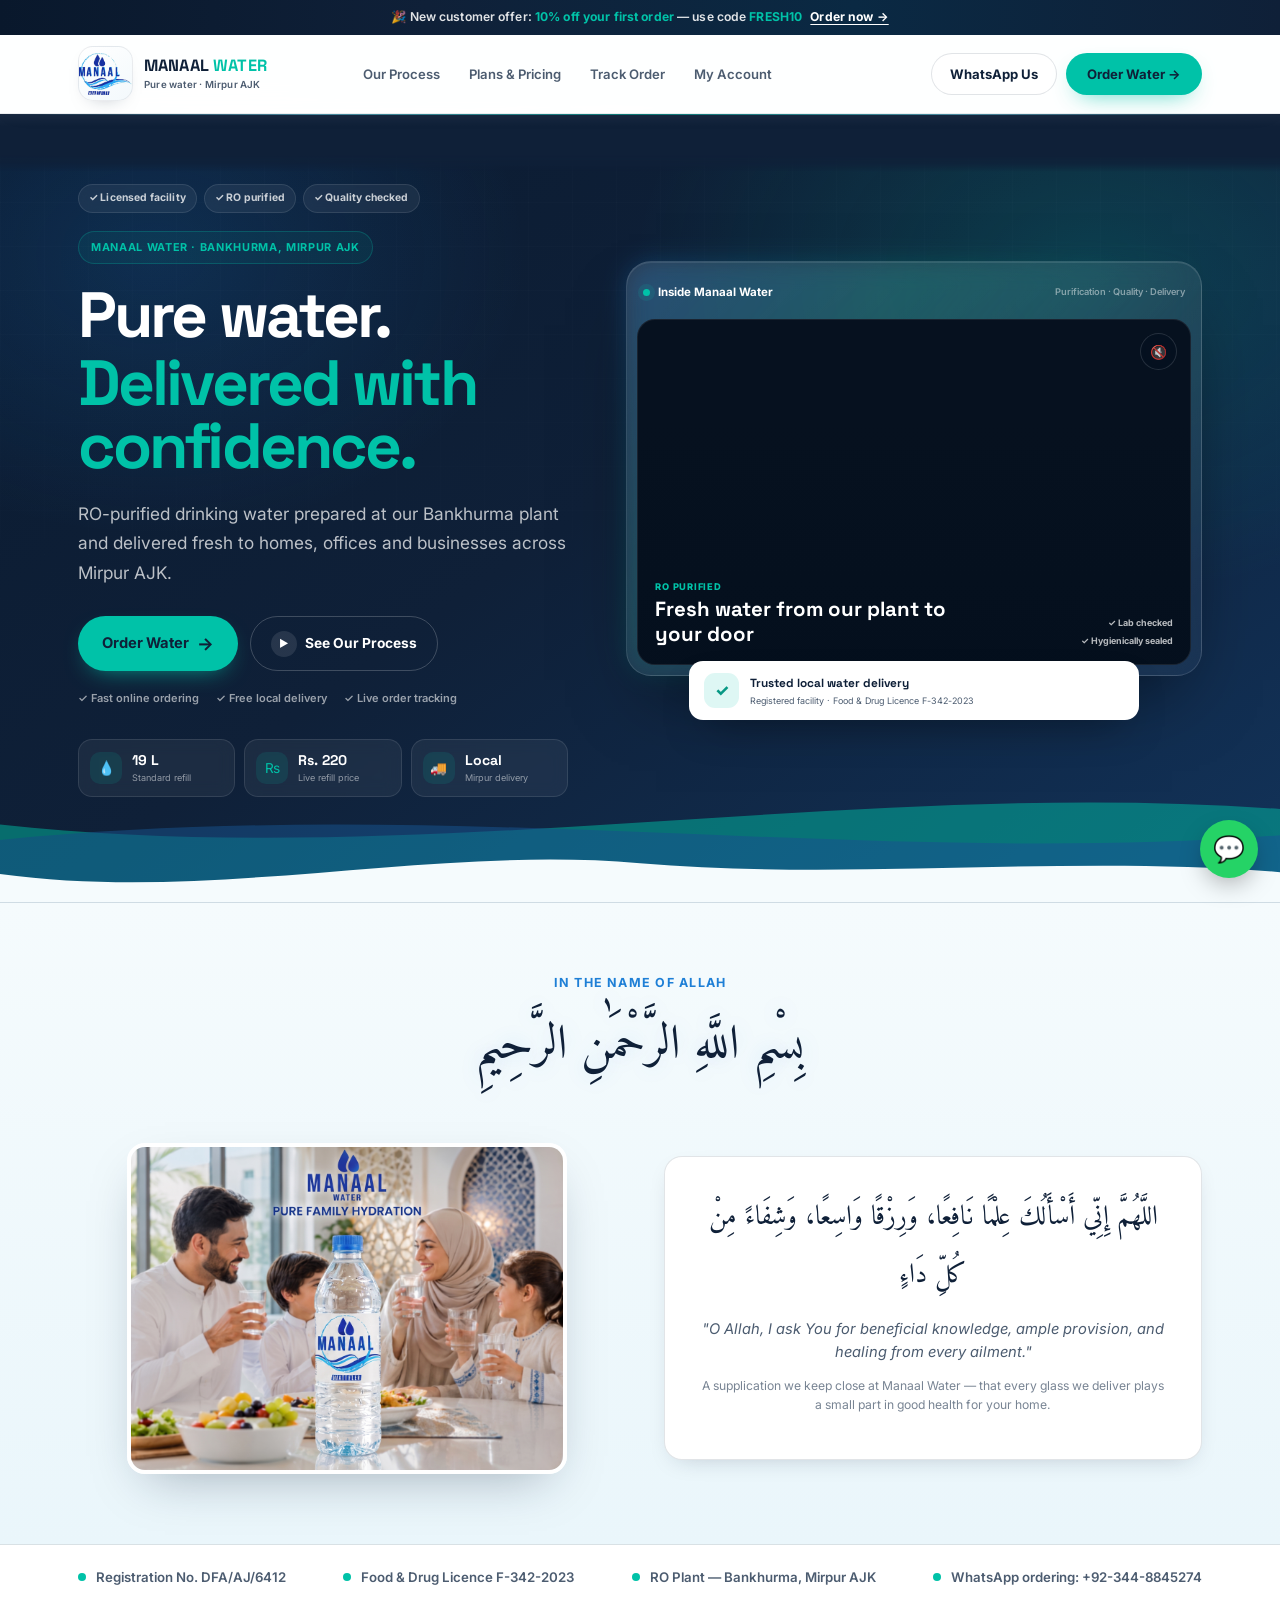
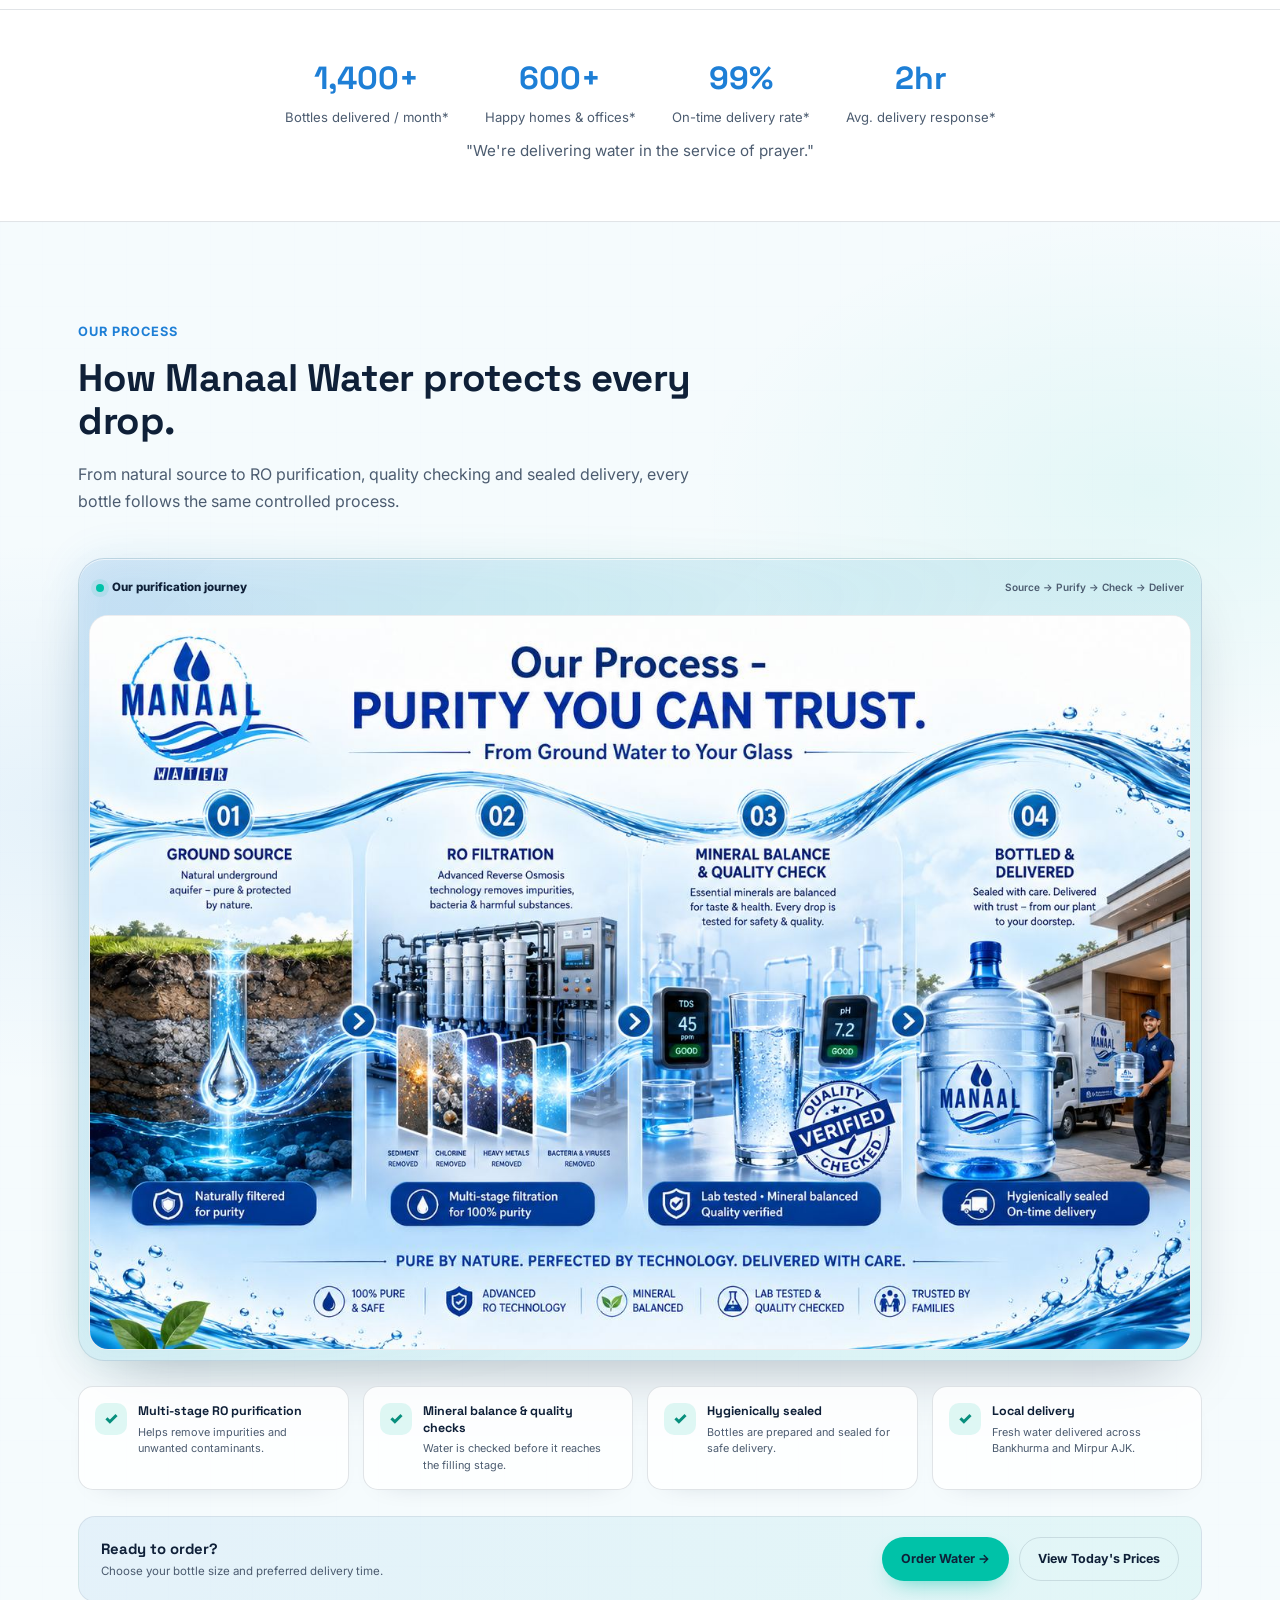
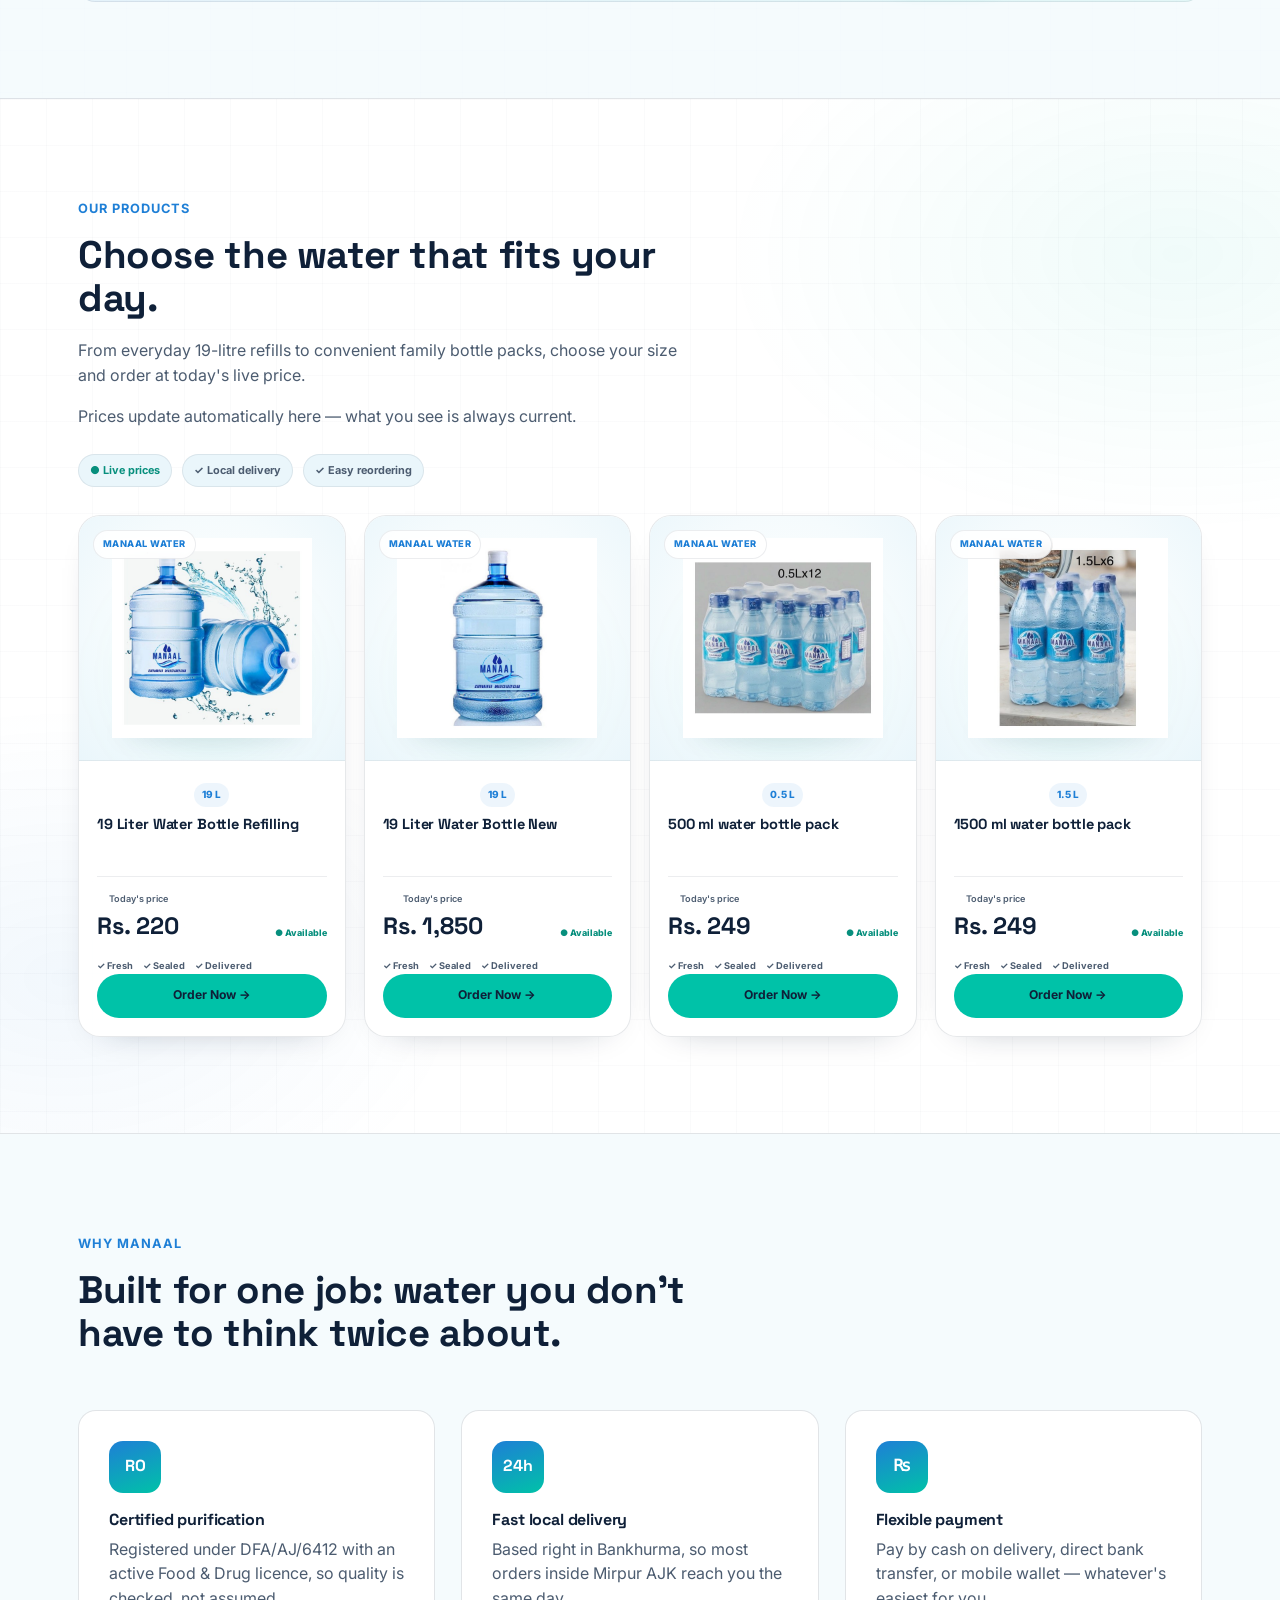
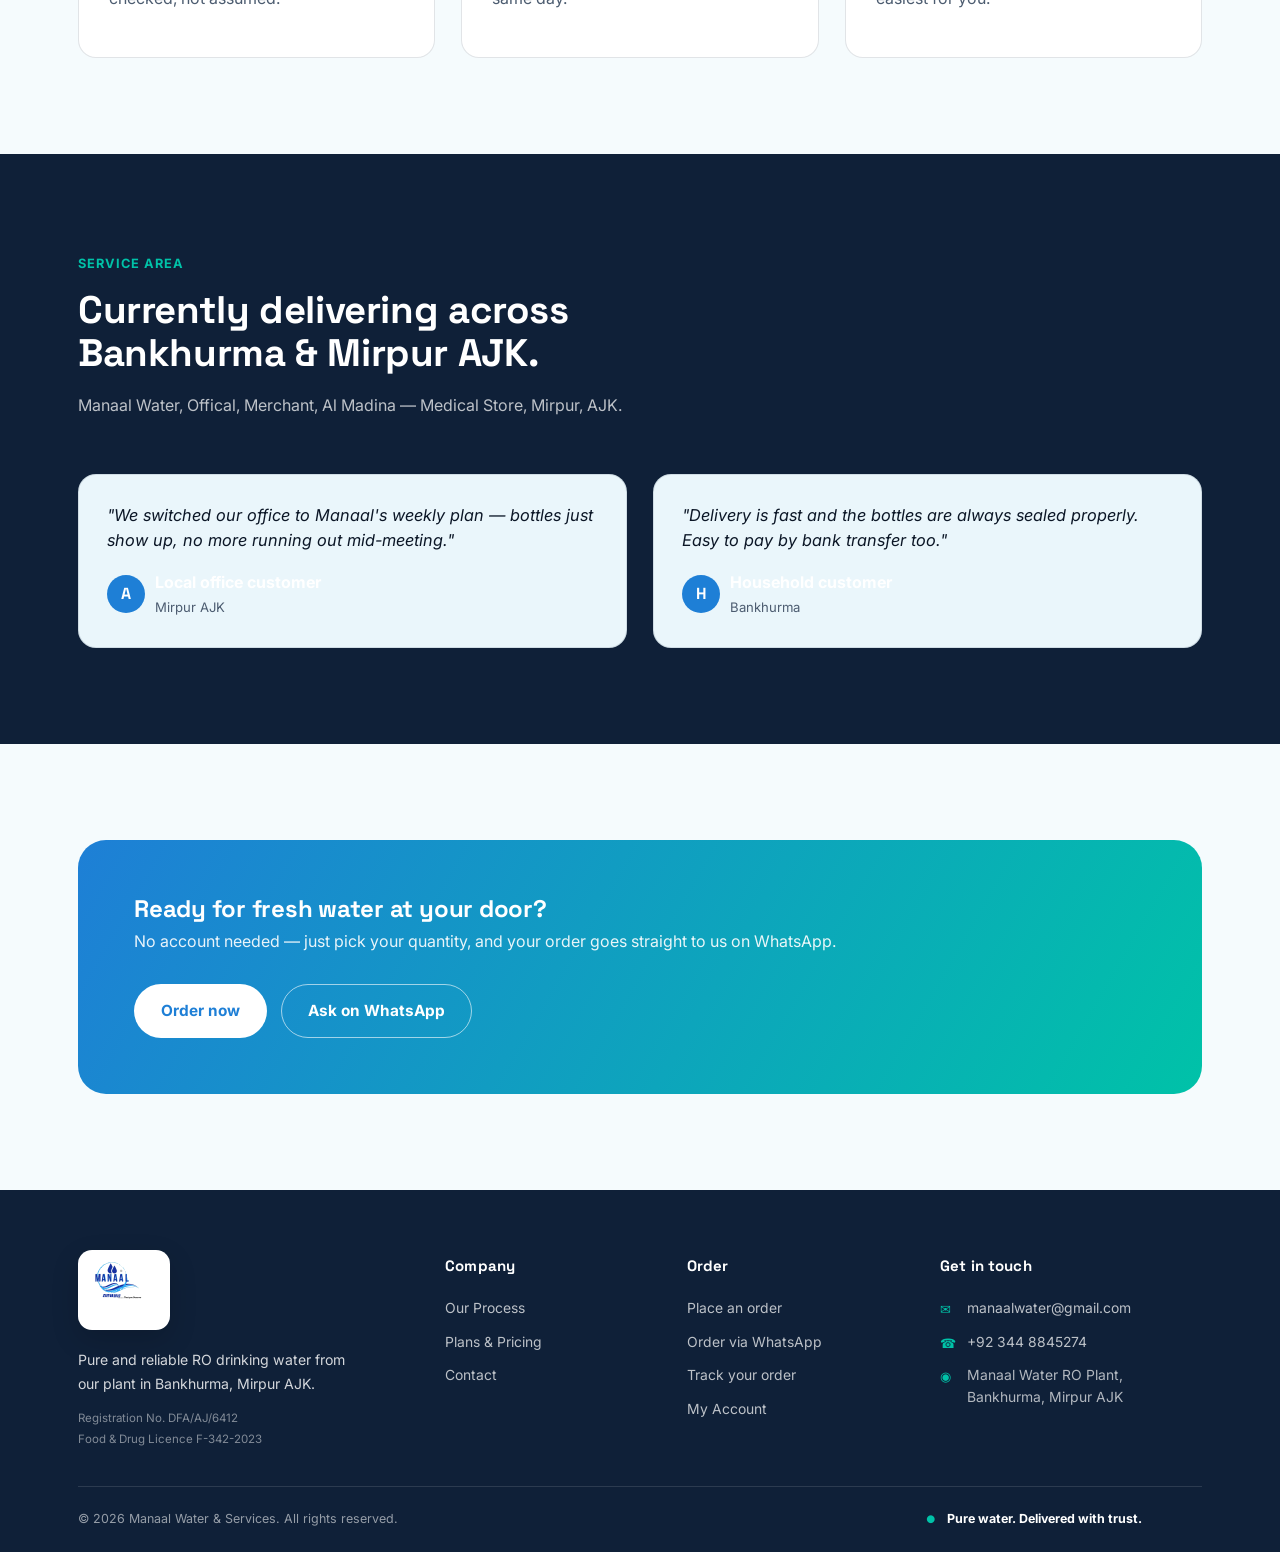
<file: index.html>
<!DOCTYPE html>
<html lang="en">

<head>

  <meta charset="UTF-8">

  <meta
    name="viewport"
    content="width=device-width, initial-scale=1.0"
  >


  <title>
    Manaal Water | Pure Drinking Water Delivery in Mirpur AJK
  </title>


  <meta
    name="description"
    content="Manaal Water provides RO-purified drinking water, 19 litre bottle refills and convenient doorstep delivery across Bankhurma and Mirpur AJK."
  >


  <meta
    name="keywords"
    content="Manaal Water, drinking water Mirpur, water delivery Mirpur AJK, purified water, 19 litre water bottle, water refill Mirpur"
  >


  <meta
    name="author"
    content="Manaal Water"
  >


  <meta
    name="robots"
    content="index, follow"
  >


  <link
    rel="canonical"
    href="https://manaalwater.com.pk/"
  >



  <!-- Open Graph / Social Sharing -->

  <meta
    property="og:type"
    content="website"
  >


  <meta
    property="og:title"
    content="Manaal Water | Pure Drinking Water Delivery"
  >


  <meta
    property="og:description"
    content="RO-purified drinking water delivered conveniently across Bankhurma and Mirpur AJK."
  >


  <meta
    property="og:url"
    content="https://manaalwater.com.pk/"
  >


  <meta
    property="og:image"
    content="https://manaalwater.com.pk/assets/bottle.jpg"
  >


  <meta
    property="og:site_name"
    content="Manaal Water"
  >



  <!-- Twitter / X -->

  <meta
    name="twitter:card"
    content="summary_large_image"
  >


  <meta
    name="twitter:title"
    content="Manaal Water | Pure Drinking Water Delivery"
  >


  <meta
    name="twitter:description"
    content="Pure drinking water and convenient delivery in Mirpur AJK."
  >


  <meta
    name="twitter:image"
    content="https://manaalwater.com.pk/assets/bottle.jpg"
  >



  <link
    rel="icon"
    href="assets/logo.png"
  >


  <link
    rel="stylesheet"
    href="assets/style.css"
  >


  <link
    rel="manifest"
    href="manifest.json"
  >


  <meta
    name="theme-color"
    content="#0F2038"
  >


  <link
    rel="apple-touch-icon"
    href="assets/icon-192.png"
  >



  <!-- Google tag (gtag.js) -->

  <script
    async
    src="https://www.googletagmanager.com/gtag/js?id=G-J1BEN9EM98"
  ></script>


  <script>

    window.dataLayer =
      window.dataLayer || [];


    function gtag(){

      dataLayer.push(
        arguments
      );

    }


    gtag(
      'js',
      new Date()
    );


    gtag(
      'config',
      'G-J1BEN9EM98'
    );

  </script>



  <script type="application/ld+json">

  {
    "@context": "https://schema.org",
    "@type": "LocalBusiness",
    "name": "Manaal Water",
    "url": "https://manaalwater.com.pk/",
    "image": "https://manaalwater.com.pk/assets/bottle.jpg",
    "email": "mailto:manaalwater@gmail.com",
    "telephone": "+92-344-8845274",
    "description": "Purified drinking water and water bottle delivery service in Mirpur AJK.",

    "areaServed": {
      "@type": "Place",
      "name": "Mirpur AJK"
    },

    "sameAs": []
  }

  </script>

</head>



<body class="home-bg">



  <!-- ==================================================
       PROMOTION BAR
  =================================================== -->

  <div class="promo-bar">

    🎉 New customer offer:

    <strong>
      10% off your first order
    </strong>

    — use code

    <strong>
      FRESH10
    </strong>

    <a href="order.html">
      Order now →
    </a>

  </div>



  <!-- ==================================================
       PREMIUM NAVIGATION
  =================================================== -->

  <nav
    class="nav"
    aria-label="Main navigation"
  >

    <div class="container nav-shell">


      <!-- Brand -->

      <a
        href="index.html"
        class="brand"
        aria-label="Manaal Water home"
      >

        <span class="brand-logo-plate">

          <img
            src="assets/logo.png"
            alt="Manaal Water logo"
          >

        </span>


        <span class="brand-copy">

          <span class="brand-name">
            MANAAL
            <span>WATER</span>
          </span>

          <small>
            Pure water · Mirpur AJK
          </small>

        </span>

      </a>



      <!-- Main links -->

      <ul class="nav-links">


        <li>

          <a
            href="index.html#process"
            class="nav-tip"
            data-tip="See how every bottle is purified"
          >
            Our Process
          </a>

        </li>



        <li>

          <a
            href="index.html#products"
            class="nav-tip"
            data-tip="View bottles, refills and live prices"
          >
            Plans &amp; Pricing
          </a>

        </li>



        <li>

          <a
            href="track-order.html"
            class="nav-tip"
            data-tip="Follow your delivery status live"
          >
            Track Order
          </a>

        </li>



        <li>

          <a
            href="account.html"
            class="nav-tip"
            data-tip="Orders, addresses and your profile"
          >
            My Account
          </a>

        </li>



        <!-- Mobile CTA buttons -->

        <li class="nav-mobile-actions">

          <a
            href="https://wa.me/923448845274"
            target="_blank"
            rel="noopener"
            class="btn btn-outline"
          >
            WhatsApp Us
          </a>


          <a
            href="order.html"
            class="btn btn-primary"
          >
            Order Water →
          </a>

        </li>


      </ul>



      <!-- Desktop action buttons -->

      <div class="nav-actions">


        <a
          href="https://wa.me/923448845274"
          target="_blank"
          rel="noopener"
          class="btn btn-outline btn-sm nav-action-tip"
          data-tip="Chat with our delivery team"
        >
          WhatsApp Us
        </a>


        <a
          href="order.html"
          class="btn btn-primary btn-sm nav-action-tip nav-order-btn"
          data-tip="Place your water order in under a minute"
        >
          Order Water →
        </a>


      </div>



      <!-- Mobile hamburger -->

      <button
        class="nav-toggle"
        aria-label="Toggle menu"
        aria-expanded="false"
        type="button"
      >

        <span></span>
        <span></span>
        <span></span>

      </button>


    </div>

  </nav>
  
  <!-- ==================================================
     WATER CURTAIN TRANSITION
=================================================== -->

<!-- ==================================================
     ANIMATED WATER TRANSITION
=================================================== -->

<div class="water-curtain" aria-hidden="true">

  <video
    class="header-water-video"
    autoplay
    muted
    loop
    playsinline
    preload="metadata"
  >
    <source
      src="assets/header-ocean-water.mp4"
      type="video/mp4"
    >
  </video>

  <div class="header-water-blend"></div>

</div>


  <!-- ==================================================
       PREMIUM HERO
  =================================================== -->

  <header class="hero">


    <div class="bubbles"></div>



    <div class="container hero-shell">


      <!-- ==============================
           HERO COPY
      =============================== -->

      <div class="hero-copy">


        <div class="hero-trust-row">

          <span class="hero-trust-chip">
            ✓ Licensed facility
          </span>

          <span class="hero-trust-chip">
            ✓ RO purified
          </span>

          <span class="hero-trust-chip">
            ✓ Quality checked
          </span>

        </div>



        <span class="eyebrow">
          Manaal Water · Bankhurma, Mirpur AJK
        </span>



        <h1>

          Pure water.

          <em>
            Delivered with confidence.
          </em>

        </h1>



        <p class="lead">

          RO-purified drinking water prepared at our
          Bankhurma plant and delivered fresh to homes,
          offices and businesses across Mirpur AJK.

        </p>



        <div class="hero-cta">


          <a
            href="order.html"
            class="btn btn-primary hero-primary-cta"
          >

            Order Water

            <span aria-hidden="true">
              →
            </span>

          </a>



          <a
            href="#process"
            class="btn btn-ghost hero-secondary-cta"
          >

            <span
              class="play-dot"
              aria-hidden="true"
            >
              ▶
            </span>

            See Our Process

          </a>


        </div>



        <div class="hero-assurance">

          <span>
            ✓ Fast online ordering
          </span>

          <span>
            ✓ Free local delivery
          </span>

          <span>
            ✓ Live order tracking
          </span>

        </div>



        <!-- Hero mini cards -->

        <div class="hero-stats">


          <div class="hero-stat-card">

            <span class="hero-stat-icon">
              💧
            </span>

            <div>

              <strong>
                19 L
              </strong>

              <span>
                Standard refill
              </span>

            </div>

          </div>



          <div class="hero-stat-card">

            <span class="hero-stat-icon">
              ₨
            </span>

            <div>

              <strong id="heroRefillPrice">
                Rs. 220
              </strong>

              <span>
                Live refill price
              </span>

            </div>

          </div>



          <div class="hero-stat-card">

            <span class="hero-stat-icon">
              🚚
            </span>

            <div>

              <strong>
                Local
              </strong>

              <span>
                Mirpur delivery
              </span>

            </div>

          </div>


        </div>


      </div>



      <!-- ==============================
           PREMIUM VIDEO SHOWCASE
      =============================== -->

      <div class="hero-media">


        <div class="hero-video-outer">


          <div class="hero-video-top">


            <div class="hero-video-label">

              <span class="live-dot"></span>

              Inside Manaal Water

            </div>


            <span class="hero-video-mini">
              Purification · Quality · Delivery
            </span>


          </div>



          <div class="hero-video-frame">


            <video
              autoplay
              muted
              loop
              playsinline
              preload="auto"
              aria-label="Manaal Water product and purification showcase"
              id="heroVideo"
            >

              <source
                src="assets/hero-new.mp4"
                type="video/mp4"
              >

            </video>



            <div class="hero-video-shade"></div>



            <div class="hero-video-overlay">


              <div>

                <span>
                  RO Purified
                </span>

                <strong>
                  Fresh water from our plant
                  to your door
                </strong>

              </div>



              <div class="hero-video-quality">

                <span>
                  ✓ Lab checked
                </span>

                <span>
                  ✓ Hygienically sealed
                </span>

              </div>


            </div>



            <button
              id="heroMuteToggle"
              class="hero-mute-toggle"
              aria-label="Tap to turn sound on"
              type="button"
            >
              🔇
            </button>


          </div>


        </div>



        <!-- Video trust plate -->

        <div class="hero-media-note">


          <span class="hero-note-icon">
            ✓
          </span>


          <div>

            <strong>
              Trusted local water delivery
            </strong>

            <span>
              Registered facility · Food &amp; Drug Licence F-342-2023
            </span>

          </div>


        </div>


      </div>


    </div>



    <!-- Animated water waves -->

    <div
      class="wave-anim-wrap"
      aria-hidden="true"
    >


      <svg
        class="wave-1"
        viewBox="0 0 1440 200"
        preserveAspectRatio="none"
      >

        <path
          d="M0,100 C240,160 480,40 720,80 C960,120 1200,60 1440,100 L1440,200 L0,200 Z"
          fill="#00C2A8"
        />

      </svg>



      <svg
        class="wave-2"
        viewBox="0 0 1440 200"
        preserveAspectRatio="none"
      >

        <path
          d="M0,120 C260,60 500,160 740,110 C980,60 1220,140 1440,110 L1440,200 L0,200 Z"
          fill="#1E7FD6"
        />

      </svg>


    </div>



    <svg
      class="wave-divider"
      viewBox="0 0 1440 64"
      preserveAspectRatio="none"
      aria-hidden="true"
    >

      <path
        d="M0,32 C240,64 480,0 720,20 C960,40 1200,10 1440,30 L1440,64 L0,64 Z"
      ></path>

    </svg>


  </header>



  <!-- ==================================================
       BLESSING
  =================================================== -->

  <section class="blessing">

    <div class="container">


      <span class="blessing-eyebrow">
        In the name of Allah
      </span>


      <div class="bismillah">
        بِسْمِ اللَّهِ الرَّحْمَٰنِ الرَّحِيمِ
      </div>


      <div class="blessing-inner mt-lg">


        <img
          class="family-photo"
          src="assets/family.jpg"
          alt="Family enjoying Manaal Water together at home"
        >


        <div class="dua-card reveal">


          <p class="dua-arabic">
            اللَّهُمَّ إِنِّي أَسْأَلُكَ عِلْمًا نَافِعًا، وَرِزْقًا وَاسِعًا، وَشِفَاءً مِنْ كُلِّ دَاءٍ
          </p>


          <p class="dua-translation">
            "O Allah, I ask You for beneficial knowledge,
            ample provision, and healing from every ailment."
          </p>


          <p class="dua-note">
            A supplication we keep close at Manaal Water —
            that every glass we deliver plays a small part
            in good health for your home.
          </p>


        </div>


      </div>


    </div>

  </section>



  <!-- ==================================================
       TRUST STRIP
  =================================================== -->

  <section class="trust">

    <div class="container">


      <div class="trust-item">

        <span class="dot"></span>

        Registration No. DFA/AJ/6412

      </div>


      <div class="trust-item">

        <span class="dot"></span>

        Food &amp; Drug Licence F-342-2023

      </div>


      <div class="trust-item">

        <span class="dot"></span>

        RO Plant — Bankhurma, Mirpur AJK

      </div>


      <div class="trust-item">

        <span class="dot"></span>

        WhatsApp ordering: +92-344-8845274

      </div>


    </div>

  </section>



  <!-- ==================================================
       BUSINESS STATS
  =================================================== -->

  <section
    style="
      padding:44px 0;
      background:var(--white);
      border-bottom:1px solid var(--line);
    "
  >

    <div class="container stat-pop reveal">


      <div>

        <strong
          data-count-to="1400"
          data-suffix="+"
        >
          0
        </strong>

        <span>
          Bottles delivered / month*
        </span>

      </div>



      <div>

        <strong
          data-count-to="600"
          data-suffix="+"
        >
          0
        </strong>

        <span>
          Happy homes &amp; offices*
        </span>

      </div>



      <div>

        <strong
          data-count-to="99"
          data-suffix="%"
        >
          0
        </strong>

        <span>
          On-time delivery rate*
        </span>

      </div>



      <div>

        <strong
          data-count-to="2"
          data-suffix="hr"
        >
          0
        </strong>

        <span>
          Avg. delivery response*
        </span>

      </div>


    </div>



    <p
      class="center"
      style="
        font-size:.95rem;
        color:var(--ink-soft);
        margin-top:10px;
      "
    >
      "We're delivering water in the service of prayer."
    </p>


  </section>



<!-- ==================================================
     PROCESS
=================================================== -->

<section
  class="section process-showcase"
  id="process"
>

  <div class="container">


    <!-- Section heading -->

    <div class="section-head process-head reveal">


      <span class="eyebrow-dark">
        Our Process
      </span>


      <h2>
        How Manaal Water protects every drop.
      </h2>


      <p>
        From natural source to RO purification,
        quality checking and sealed delivery,
        every bottle follows the same controlled process.
      </p>


    </div>



    <!-- Premium infographic frame -->

    <div class="process-image-wrap reveal">


      <div class="process-frame-top">


        <div class="process-frame-label">

          <span class="process-frame-dot"></span>

          Our purification journey

        </div>


        <span class="process-frame-mini">
          Source → Purify → Check → Deliver
        </span>


      </div>


      <div class="process-image-shell">

        <img
          src="assets/process-infographic.jpg"
          alt="Manaal Water process showing ground source, RO filtration, mineral balance and quality check, bottled and delivered"
          class="process-image"
        >

      </div>


    </div>



    <!-- Supporting trust points -->

    <div class="process-benefits reveal">


      <div class="process-benefit">

        <span class="process-benefit-icon">
          ✓
        </span>

        <div>

          <strong>
            Multi-stage RO purification
          </strong>

          <span>
            Helps remove impurities and unwanted contaminants.
          </span>

        </div>

      </div>



      <div class="process-benefit">

        <span class="process-benefit-icon">
          ✓
        </span>

        <div>

          <strong>
            Mineral balance &amp; quality checks
          </strong>

          <span>
            Water is checked before it reaches the filling stage.
          </span>

        </div>

      </div>



      <div class="process-benefit">

        <span class="process-benefit-icon">
          ✓
        </span>

        <div>

          <strong>
            Hygienically sealed
          </strong>

          <span>
            Bottles are prepared and sealed for safe delivery.
          </span>

        </div>

      </div>



      <div class="process-benefit">

        <span class="process-benefit-icon">
          ✓
        </span>

        <div>

          <strong>
            Local delivery
          </strong>

          <span>
            Fresh water delivered across Bankhurma and Mirpur AJK.
          </span>

        </div>

      </div>


    </div>



    <!-- CTA -->

    <div class="process-actions reveal">


      <div class="process-action-copy">

        <strong>
          Ready to order?
        </strong>

        <span>
          Choose your bottle size and preferred delivery time.
        </span>

      </div>


      <div class="process-action-buttons">


        <a
          href="order.html"
          class="btn btn-primary"
        >
          Order Water →
        </a>


        <a
          href="#products"
          class="btn btn-outline"
        >
          View Today's Prices
        </a>


      </div>


    </div>


  </div>

</section>

    
  <!-- ==================================================
       PRODUCTS
  =================================================== -->

  <section
    class="section"
    id="products"
    style="
      background:var(--white);
      border-top:1px solid var(--line);
      border-bottom:1px solid var(--line);
    "
  >

    <div class="container">


      <div class="section-head reveal">


<span class="eyebrow-dark">
  Our Products
</span>

<h2>
  Choose the water that fits your day.
</h2>

<p>
  From everyday 19-litre refills to convenient
  family bottle packs, choose your size and order
  at today's live price.
</p>


        <p>
          Prices update automatically here —
          what you see is always current.
        </p>


      </div>

      <div class="products-topline reveal">

  <span>
    ● Live prices
  </span>

  <span>
    ✓ Local delivery
  </span>

  <span>
    ✓ Easy reordering
  </span>

</div>

      <div
        class="grid-4 reveal"
        id="homeProductGrid"
      >


        <div class="card home-product-card">


          <img
            src="assets/product-19l-refill.jpg"
            alt="19 Liter Water Bottle Refilling"
          >


          <h3>
            19 Liter Water Bottle Refilling
          </h3>


          <span class="p-size-tag">
            19 L
          </span>


          <div class="price-row">

            <span class="price">
              Rs. 220
            </span>

          </div>


          <a
            href="order.html"
            class="btn btn-outline btn-block mt-lg"
          >
            Order this
          </a>


        </div>


      </div>


    </div>

  </section>



  <!-- ==================================================
       WHY MANAAL
  =================================================== -->

  <section
    class="section"
    id="why"
  >

    <div class="container">


      <div class="section-head reveal">


        <span class="eyebrow-dark">
          Why Manaal
        </span>


        <h2>
          Built for one job:
          water you don't have to think twice about.
        </h2>


      </div>



      <div class="grid-3 reveal">


        <div class="card">


          <div class="icon-tile">
            RO
          </div>


          <h4>
            Certified purification
          </h4>


          <p>
            Registered under DFA/AJ/6412 with an active
            Food &amp; Drug licence, so quality is checked,
            not assumed.
          </p>


        </div>



        <div class="card">


          <div class="icon-tile">
            24h
          </div>


          <h4>
            Fast local delivery
          </h4>


          <p>
            Based right in Bankhurma, so most orders
            inside Mirpur AJK reach you the same day.
          </p>


        </div>



        <div class="card">


          <div class="icon-tile">
            ₨
          </div>


          <h4>
            Flexible payment
          </h4>


          <p>
            Pay by cash on delivery, direct bank transfer,
            or mobile wallet — whatever's easiest for you.
          </p>


        </div>


      </div>


    </div>

  </section>



  <!-- ==================================================
       SERVICE AREA
  =================================================== -->

  <section
    class="section section-alt"
    id="area"
  >

    <div class="container">


      <div class="section-head reveal">


        <span
          class="eyebrow-dark"
          style="color:var(--aqua);"
        >
          Service Area
        </span>


        <h2>
          Currently delivering across
          Bankhurma &amp; Mirpur AJK.
        </h2>


        <p>
          Manaal Water, Offical, Merchant,
          Al Madina — Medical Store,
          Mirpur, AJK.
        </p>


      </div>



      <div class="grid-2 reveal">


        <div class="quote-card">


          <p class="quote-text">
            "We switched our office to Manaal's weekly plan —
            bottles just show up, no more running out mid-meeting."
          </p>


          <div class="quote-by">


            <div class="avatar">
              A
            </div>


            <div>

              <strong>
                Local office customer
              </strong>

              <br>

              <span
                style="
                  font-size:.82rem;
                  color:var(--ink-soft);
                "
              >
                Mirpur AJK
              </span>

            </div>


          </div>


        </div>



        <div class="quote-card">


          <p class="quote-text">
            "Delivery is fast and the bottles are always
            sealed properly. Easy to pay by bank transfer too."
          </p>


          <div class="quote-by">


            <div class="avatar">
              H
            </div>


            <div>

              <strong>
                Household customer
              </strong>

              <br>

              <span
                style="
                  font-size:.82rem;
                  color:var(--ink-soft);
                "
              >
                Bankhurma
              </span>

            </div>


          </div>


        </div>


      </div>


    </div>

  </section>



  <!-- ==================================================
       CTA
  =================================================== -->

  <section class="section">

    <div class="container">


      <div class="cta-band reveal">


        <div>


          <h2>
            Ready for fresh water at your door?
          </h2>


          <p>
            No account needed — just pick your quantity,
            and your order goes straight to us on WhatsApp.
          </p>


        </div>



        <div
          style="
            display:flex;
            gap:14px;
            flex-wrap:wrap;
          "
        >


          <a
            href="order.html"
            class="btn"
            style="
              background:#fff;
              color:var(--blue);
            "
          >
            Order now
          </a>


          <a
            href="https://wa.me/923448845274"
            target="_blank"
            rel="noopener"
            class="btn btn-ghost"
            style="
              border-color:rgba(255,255,255,.6);
            "
          >
            Ask on WhatsApp
          </a>


        </div>


      </div>


    </div>

  </section>



  <!-- ==================================================
       FOOTER
  =================================================== -->

  <footer>

    <div class="container">


      <div class="footer-grid">


        <!-- Brand / About -->

        <div class="footer-brand">


          <a
            href="index.html"
            class="footer-logo-wrap"
          >

            <img
              src="assets/logo-full.png"
              alt="Manaal Water logo"
              class="footer-logo"
            >

          </a>



          <p class="footer-about">

            Pure and reliable RO drinking water
            from our plant in Bankhurma, Mirpur AJK.

          </p>



          <div class="footer-license">

            <span>
              Registration No. DFA/AJ/6412
            </span>

            <span>
              Food &amp; Drug Licence F-342-2023
            </span>

          </div>


        </div>



        <!-- Company -->

        <div>


          <h5>
            Company
          </h5>


          <ul>


            <li>

              <a href="index.html#process">
                Our Process
              </a>

            </li>


            <li>

              <a href="index.html#products">
                Plans &amp; Pricing
              </a>

            </li>


            <li>

              <a href="contact.html">
                Contact
              </a>

            </li>


          </ul>


        </div>



        <!-- Order -->

        <div>


          <h5>
            Order
          </h5>


          <ul>


            <li>

              <a href="order.html">
                Place an order
              </a>

            </li>


            <li>

              <a
                href="https://wa.me/923448845274"
                target="_blank"
                rel="noopener"
              >
                Order via WhatsApp
              </a>

            </li>


            <li>

              <a href="track-order.html">
                Track your order
              </a>

            </li>


            <li>

              <a href="account.html">
                My Account
              </a>

            </li>


          </ul>


        </div>



        <!-- Contact -->

        <div>


          <h5>
            Get in touch
          </h5>


          <ul class="footer-contact">


            <li>

              <span class="footer-contact-icon">
                ✉
              </span>

              <a href="mailto:manaalwater@gmail.com">
                manaalwater@gmail.com
              </a>

            </li>



            <li>

              <span class="footer-contact-icon">
                ☎
              </span>

              <a href="tel:+923448845274">
                +92 344 8845274
              </a>

            </li>



            <li>

              <span class="footer-contact-icon">
                ◉
              </span>

              <span>
                Manaal Water RO Plant,
                <br>
                Bankhurma, Mirpur AJK
              </span>

            </li>


          </ul>


        </div>


      </div>



      <div class="footer-bottom">


        <span>
          © 2026 Manaal Water &amp; Services.
          All rights reserved.
        </span>


        <span class="footer-tagline">
          Pure water. Delivered with trust.
        </span>


      </div>


    </div>

  </footer>



  <!-- Floating WhatsApp -->

  <a
    href="https://wa.me/923448845274"
    class="float-whatsapp"
    aria-label="Chat on WhatsApp"
    target="_blank"
    rel="noopener"
  >
    💬
  </a>



  <!-- Mobile sticky order bar -->

  <div class="sticky-order-bar">

    <span>
      Ready when you are 💧
    </span>

    <a
      href="order.html"
      class="btn btn-primary btn-sm"
    >
      Order Now
    </a>

  </div>



  <script src="assets/app.js"></script>


</body>

</html>
</file>
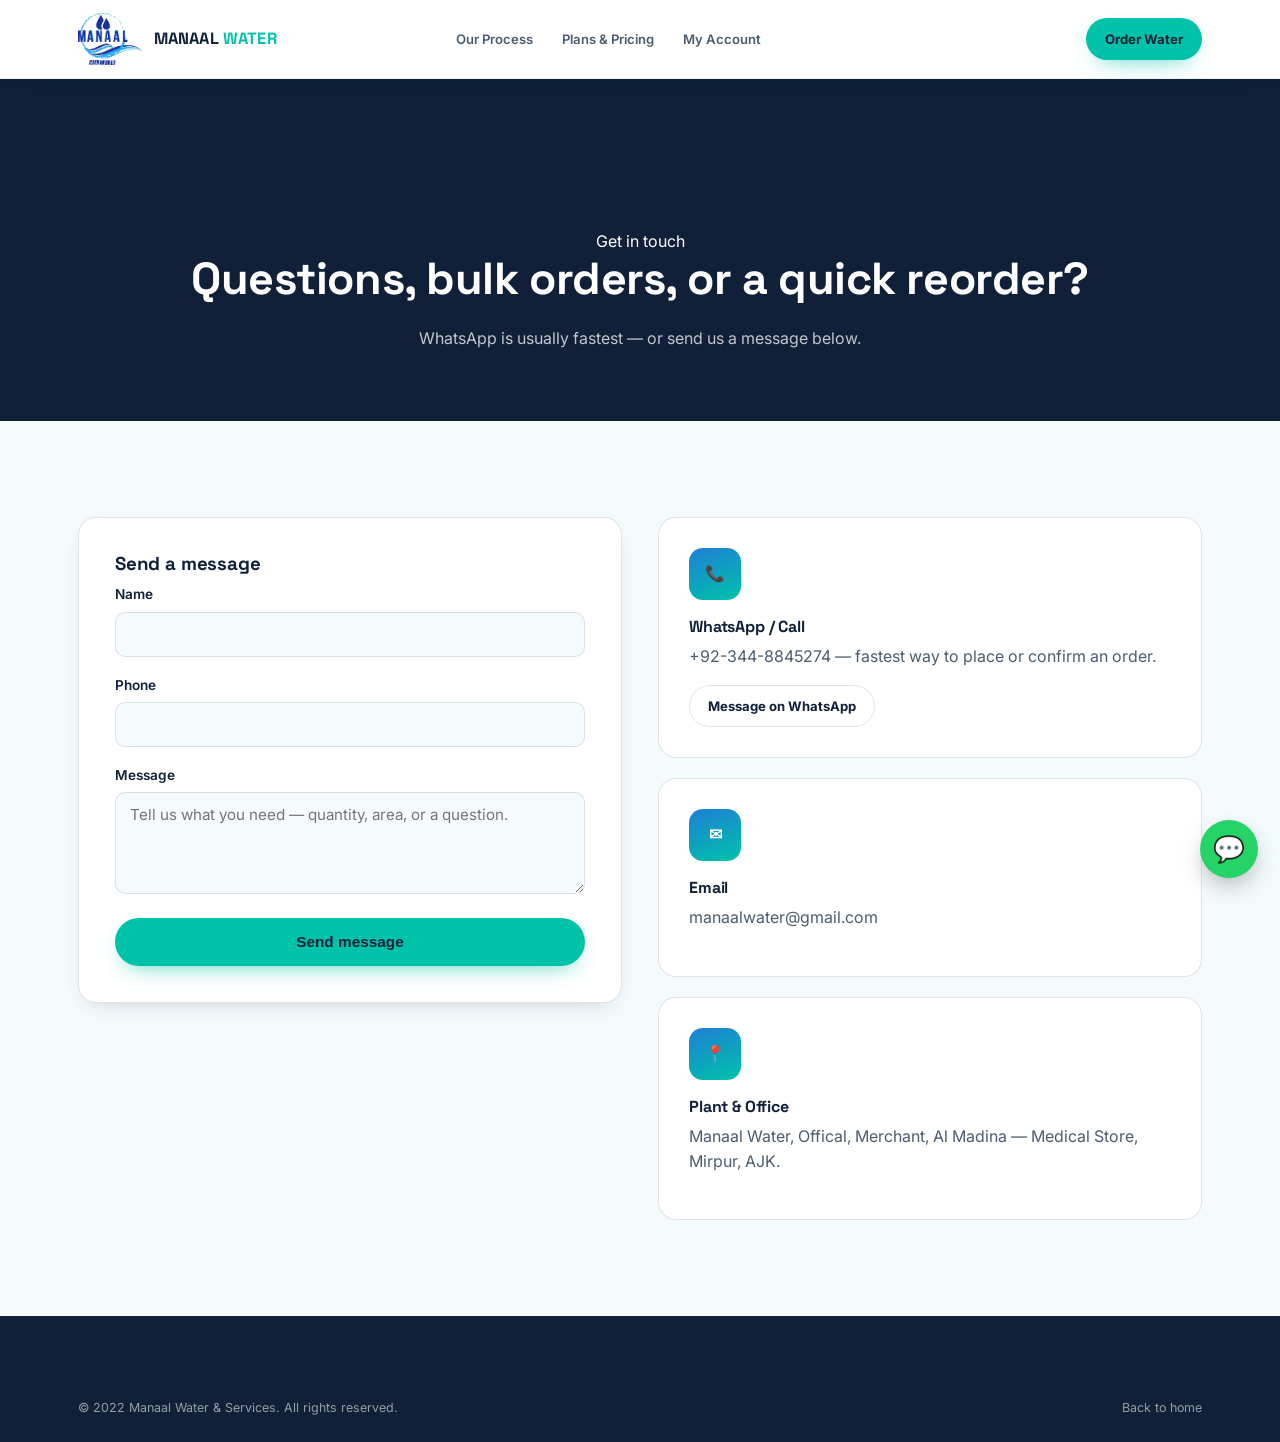
<file: contact.html>
<!DOCTYPE html>
<html lang="en">
<head>
<meta name="robots" content="noindex, nofollow">
<meta charset="UTF-8">
<meta name="viewport" content="width=device-width, initial-scale=1.0">
<title>Contact | Manaal Water</title>
<link rel="icon" href="assets/logo.png">
<link rel="stylesheet" href="assets/style.css">
<link rel="manifest" href="manifest.json">
<meta name="theme-color" content="#0F2038">
<link rel="apple-touch-icon" href="assets/icon-192.png">
<!-- Google tag (gtag.js) -->
<script async src="https://www.googletagmanager.com/gtag/js?id=G-J1BEN9EM98"></script>
<script>
  window.dataLayer = window.dataLayer || [];
  function gtag(){dataLayer.push(arguments);}
  gtag('js', new Date());
  gtag('config', 'G-J1BEN9EM98');
</script>
</head>
<body>

<nav class="nav">
  <div class="container">
    <a href="index.html" class="brand">
      <img src="assets/logo.png" alt="Manaal Water logo">
      <span class="brand-name">MANAAL <span>WATER</span></span>
    </a>
    <ul class="nav-links">
      <li><a href="index.html#process">Our Process</a></li>
      <li><a href="index.html#products">Plans &amp; Pricing</a></li>
      <li><a href="account.html">My Account</a></li>
    </ul>
    <div class="nav-actions">
      <a href="order.html" class="btn btn-primary btn-sm">Order Water</a>
    </div>
    <button class="nav-toggle" aria-label="Toggle menu" aria-expanded="false">☰</button>
  </div>
</nav>

<header class="page-hero">
  <div class="container">
    <span class="eyebrow">Get in touch</span>
    <h1>Questions, bulk orders, or a quick reorder?</h1>
    <p>WhatsApp is usually fastest — or send us a message below.</p>
  </div>
</header>

<section class="section">
  <div class="container" style="display:grid; grid-template-columns:1fr 1fr; gap:36px;">
    <div class="form-shell demo-form" style="align-self:start;">
      <h3>Send a message</h3>
      <form>
        <div class="field"><label for="cName">Name</label><input id="cName" required></div>
        <div class="field"><label for="cPhone">Phone</label><input id="cPhone" required></div>
        <div class="field"><label for="cMsg">Message</label><textarea id="cMsg" rows="4" placeholder="Tell us what you need — quantity, area, or a question."></textarea></div>
        <button type="submit" class="btn btn-primary btn-block">Send message</button>
        <p class="form-note" style="display:none; font-size:.85rem; margin-top:12px; text-align:center;">Demo form — for a real reply right now, please use WhatsApp.</p>
      </form>
    </div>
    <div>
      <div class="card" style="margin-bottom:20px;">
        <div class="icon-tile">📞</div>
        <h4>WhatsApp / Call</h4>
        <p>+92-344-8845274 — fastest way to place or confirm an order.</p>
        <a href="https://wa.me/923448845274" class="btn btn-outline btn-sm">Message on WhatsApp</a>
      </div>
      <div class="card" style="margin-bottom:20px;">
        <div class="icon-tile">✉</div>
        <h4>Email</h4>
        <p>manaalwater@gmail.com</p>
      </div>
      <div class="card">
        <div class="icon-tile">📍</div>
        <h4>Plant &amp; Office</h4>
        <p>Manaal Water, Offical, Merchant, Al Madina — Medical Store, Mirpur, AJK.</p>
      </div>
    </div>
  </div>
</section>

<footer>
  <div class="container">
    <div class="footer-bottom">
      <span>© 2022 Manaal Water &amp; Services. All rights reserved.</span>
      <span><a href="index.html">Back to home</a></span>
    </div>
  </div>
</footer>

<a href="https://wa.me/923448845274" class="float-whatsapp" aria-label="Chat on WhatsApp" target="_blank" rel="noopener">💬</a>
<div class="sticky-order-bar">
  <span>Ready when you are 💧</span>
  <a href="order.html" class="btn btn-primary btn-sm">Order Now</a>
</div>

<script src="assets/app.js"></script>
</body>
</html>
</file>
<file: assets/style.css>
/* =========================================================
   MANAAL WATER — DESIGN SYSTEM
   ========================================================= */

@import url('https://fonts.googleapis.com/css2?family=Space+Grotesk:wght@500;600;700&family=Inter:wght@400;500;600;700&family=Amiri:wght@400;700&display=swap');


:root{

  --deep:#0F2038;
  --deep-2:#12335A;

  --blue:#1E7FD6;
  --aqua:#00C2A8;

  --foam:#EAF6FB;
  --foam-2:#F5FBFD;

  --gold:#E3A93E;

  --ink:#0B1626;
  --ink-soft:#4C5C70;

  --line:rgba(15,32,56,.12);

  --white:#ffffff;

  --font-display:'Space Grotesk', sans-serif;
  --font-body:'Inter', sans-serif;

  --radius:18px;
  --radius-sm:10px;

  --shadow:
    0 20px 50px -20px
    rgba(15,32,56,.35);

  --shadow-sm:
    0 8px 24px -12px
    rgba(15,32,56,.25);

  --container:1180px;

}


/* =========================================================
   RESET / BASE
   ========================================================= */

*,
*::before,
*::after{
  box-sizing:border-box;
}


html{
  scroll-behavior:smooth;
}


body{

  margin:0;

  font-family:var(--font-body);

  color:var(--ink);

  background:var(--foam-2);

  line-height:1.55;

  -webkit-font-smoothing:antialiased;

}


img{

  max-width:100%;

  display:block;

}


a{

  color:inherit;

  text-decoration:none;

}


ul{

  margin:0;

  padding:0;

  list-style:none;

}


h1,
h2,
h3,
h4{

  font-family:var(--font-display);

  color:var(--deep);

  margin:0 0 .5em;

  line-height:1.12;

  letter-spacing:-.01em;

}


p{

  margin:0 0 1em;

  color:var(--ink-soft);

}


.container{

  width:100%;

  max-width:var(--container);

  margin:0 auto;

  padding:0 28px;

}


section{

  position:relative;

}


@media (prefers-reduced-motion:reduce){

  *{

    animation-duration:.001ms !important;

    animation-iteration-count:1 !important;

    transition-duration:.001ms !important;

    scroll-behavior:auto !important;

  }

}



/* =========================================================
   BUTTONS
   ========================================================= */

.btn{

  display:inline-flex;

  align-items:center;

  justify-content:center;

  gap:8px;

  padding:14px 26px;

  border-radius:999px;

  font-weight:700;

  font-size:.96rem;

  cursor:pointer;

  border:1.5px solid transparent;

  transition:
    transform .2s ease,
    box-shadow .2s ease,
    background .2s ease,
    border-color .2s ease,
    color .2s ease;

  white-space:nowrap;

}


.btn:focus-visible{

  outline:3px solid var(--gold);

  outline-offset:2px;

}


.btn-primary{

  background:var(--aqua);

  color:var(--deep);

  box-shadow:
    0 9px 24px -12px
    rgba(0,194,168,.85);

}


.btn-primary:hover{

  transform:translateY(-2px);

  box-shadow:
    0 16px 34px -12px
    rgba(0,194,168,.8);

}


.btn-ghost{

  background:transparent;

  border-color:rgba(255,255,255,.32);

  color:var(--white);

}


.btn-ghost:hover{

  background:rgba(255,255,255,.10);

  border-color:rgba(255,255,255,.55);

}


.btn-outline{

  background:transparent;

  border-color:var(--line);

  color:var(--deep);

}


.btn-outline:hover{

  border-color:var(--blue);

  color:var(--blue);

}


.btn-block{

  width:100%;

}


.btn-sm{

  padding:10px 18px;

  font-size:.82rem;

}



/* =========================================================
   PROMOTION BAR
   ========================================================= */

.promo-bar{

  position:relative;

  z-index:70;

  background:
    linear-gradient(
      90deg,
      #09182c,
      var(--deep),
      #0a2943,
      var(--deep)
    );

  color:rgba(255,255,255,.88);

  text-align:center;

  font-size:.76rem;

  font-weight:600;

  padding:8px 14px;

  letter-spacing:.01em;

}


.promo-bar strong{

  color:var(--aqua);

}


.promo-bar a{

  display:inline-block;

  margin-left:5px;

  color:#fff;

  font-weight:700;

  text-decoration:underline;

  text-underline-offset:3px;

}



/* =========================================================
   PREMIUM NAVIGATION
   ========================================================= */

.nav{

  position:sticky;

  top:0;

  z-index:60;

  background:
    rgba(255,255,255,.94);

  backdrop-filter:
    blur(18px)
    saturate(140%);

  -webkit-backdrop-filter:
    blur(18px)
    saturate(140%);

  border-bottom:
    1px solid
    rgba(15,32,56,.08);

  box-shadow:
    0 6px 24px -20px
    rgba(15,32,56,.55);

}


.nav-shell{

  min-height:78px;

  display:flex;

  align-items:center;

  justify-content:space-between;

  gap:22px;

}


/* -------------------- Brand -------------------- */

.brand{

  display:flex;

  align-items:center;

  gap:11px;

  min-width:max-content;

}


.brand-logo-plate{

  display:flex;

  align-items:center;

  justify-content:center;

  width:55px;

  height:55px;

  border-radius:15px;

  background:
    linear-gradient(
      145deg,
      #ffffff,
      #f3f9fc
    );

  border:
    1px solid
    rgba(15,32,56,.08);

  box-shadow:
    0 8px 20px -15px
    rgba(15,32,56,.5);

}


.brand-logo-plate img{

  width:auto;

  height:43px;

  object-fit:contain;

}


.brand-copy{

  display:flex;

  flex-direction:column;

  line-height:1.1;

}


.brand-name{

  font-family:var(--font-display);

  font-weight:700;

  color:var(--deep);

  font-size:1.02rem;

  letter-spacing:.01em;

}


.brand-name span{

  color:var(--aqua);

}


.brand-copy small{

  display:block;

  margin-top:5px;

  font-size:.61rem;

  font-weight:600;

  color:var(--ink-soft);

  letter-spacing:.02em;

}


/* -------------------- Main links -------------------- */

.nav-links{

  display:flex;

  align-items:center;

  justify-content:center;

  gap:5px;

  margin-left:auto;

  margin-right:auto;

}


.nav-links > li{

  position:relative;

}


.nav-links > li > a{

  position:relative;

  display:flex;

  align-items:center;

  justify-content:center;

  min-height:42px;

  padding:10px 12px;

  border-radius:11px;

  color:var(--ink-soft);

  font-weight:600;

  font-size:.82rem;

  transition:
    color .18s ease,
    background .18s ease,
    transform .18s ease;

}


.nav-links > li > a:hover{

  color:var(--deep);

  background:var(--foam);

  transform:translateY(-1px);

}


.nav-links > li > a::after{

  content:"";

  position:absolute;

  left:12px;

  right:12px;

  bottom:5px;

  height:2px;

  border-radius:999px;

  background:linear-gradient(
    90deg,
    var(--blue),
    var(--aqua)
  );

  transform:scaleX(0);

  transform-origin:center;

  transition:transform .2s ease;

}


.nav-links > li > a:hover::after{

  transform:scaleX(1);

}


/* -------------------- Desktop hover tooltip -------------------- */

.nav-tip::before,
.nav-action-tip::before{

  content:attr(data-tip);

  position:absolute;

  left:50%;

  top:calc(100% + 13px);

  transform:
    translateX(-50%)
    translateY(-6px);

  min-width:200px;

  max-width:250px;

  padding:10px 13px;

  border-radius:10px;

  background:var(--deep);

  color:#fff;

  box-shadow:
    0 16px 36px -14px
    rgba(0,0,0,.48);

  font-family:var(--font-body);

  font-size:.7rem;

  font-weight:600;

  line-height:1.4;

  text-align:center;

  letter-spacing:0;

  pointer-events:none;

  opacity:0;

  visibility:hidden;

  z-index:100;

  transition:
    opacity .18s ease,
    transform .18s ease,
    visibility .18s ease;

}


.nav-tip::after{

  content:"";

  position:absolute;

  left:50%;

  top:calc(100% + 7px);

  width:10px;

  height:10px;

  background:var(--deep);

  transform:
    translateX(-50%)
    rotate(45deg)
    translateY(-5px);

  pointer-events:none;

  opacity:0;

  visibility:hidden;

  transition:opacity .18s ease;

}


.nav-tip:hover::before,
.nav-tip:hover::after,
.nav-action-tip:hover::before{

  opacity:1;

  visibility:visible;

}


.nav-tip:hover::before,
.nav-action-tip:hover::before{

  transform:
    translateX(-50%)
    translateY(0);

}


/* -------------------- Desktop actions -------------------- */

.nav-actions{

  display:flex;

  align-items:center;

  gap:9px;

  flex-shrink:0;

}


.nav-actions .btn{

  position:relative;

}


.nav-actions .btn-outline{

  background:#fff;

  border-color:
    rgba(15,32,56,.12);

  color:var(--deep);

}


.nav-actions .btn-outline:hover{

  background:var(--foam);

  border-color:
    rgba(30,127,214,.35);

}


.nav-order-btn{

  padding-left:20px;

  padding-right:20px;

}


.nav-action-tip::before{

  top:calc(100% + 15px);

}


/* hide mobile buttons on desktop */

.nav-mobile-actions{

  display:none;

}


/* -------------------- Hamburger -------------------- */

.nav-toggle{

  display:none;

  position:relative;

  width:44px;

  height:44px;

  align-items:center;

  justify-content:center;

  flex-direction:column;

  gap:5px;

  padding:0;

  border:
    1px solid
    var(--line);

  border-radius:12px;

  background:#fff;

  cursor:pointer;

  box-shadow:var(--shadow-sm);

}


.nav-toggle span{

  display:block;

  width:19px;

  height:2px;

  border-radius:999px;

  background:var(--deep);

  transition:
    transform .2s ease,
    opacity .2s ease;

}



/* =========================================================
   TABLET / MOBILE NAVIGATION
   ========================================================= */

@media (max-width:980px){

  .nav-shell{

    min-height:72px;

  }


  .brand-logo-plate{

    width:49px;

    height:49px;

  }


  .brand-logo-plate img{

    height:38px;

  }


  .brand-copy small{

    display:none;

  }


  .nav-actions{

    margin-left:auto;

  }


  .nav-actions .btn-outline{

    display:none;

  }


  .nav-links{

    position:absolute;

    top:100%;

    left:16px;

    right:16px;

    display:none;

    flex-direction:column;

    align-items:stretch;

    gap:3px;

    margin:0;

    padding:15px;

    border-radius:
      0 0 18px 18px;

    background:
      rgba(255,255,255,.98);

    border:
      1px solid
      rgba(15,32,56,.08);

    border-top:none;

    box-shadow:
      0 26px 50px -25px
      rgba(15,32,56,.45);

  }


  .nav-links.open{

    display:flex;

    animation:
      mobileMenuIn
      .2s ease both;

  }


  @keyframes mobileMenuIn{

    from{

      opacity:0;

      transform:
        translateY(-8px);

    }

    to{

      opacity:1;

      transform:
        translateY(0);

    }

  }


  .nav-links > li{

    width:100%;

  }


  .nav-links > li > a{

    width:100%;

    min-height:48px;

    justify-content:space-between;

    padding:12px 13px;

    border-radius:11px;

    color:var(--deep);

    font-size:.9rem;

  }


  .nav-links > li > a::after{

    display:none;

  }


  .nav-links > li > a:hover{

    transform:none;

  }


  .nav-tip::before,
  .nav-tip::after{

    display:none;

  }


  .nav-mobile-actions{

    display:grid;

    grid-template-columns:1fr 1fr;

    gap:9px;

    padding-top:10px;

    margin-top:5px;

    border-top:
      1px solid
      var(--line);

  }


  .nav-mobile-actions .btn{

    min-height:44px;

    font-size:.78rem;

  }


  .nav-toggle{

    display:flex;

  }

}


@media (max-width:640px){

  .container{

    padding-left:18px;

    padding-right:18px;

  }


  .nav-shell{

    min-height:66px;

    gap:10px;

  }


  .brand{

    gap:8px;

  }


  .brand-logo-plate{

    width:44px;

    height:44px;

    border-radius:12px;

  }


  .brand-logo-plate img{

    height:34px;

  }


  .brand-name{

    font-size:.9rem;

  }


  .nav-actions{

    display:none;

  }


  .nav-toggle{

    margin-left:auto;

  }


  .nav-links{

    left:10px;

    right:10px;

  }


  .nav-mobile-actions{

    grid-template-columns:1fr;

  }


  .promo-bar{

    font-size:.66rem;

    line-height:1.45;

    padding:7px 12px;

  }

}



/* =========================================================
   PREMIUM HERO
   ========================================================= */

.hero{

  position:relative;

  overflow:hidden;

  isolation:isolate;

  color:var(--white);

  background:

    radial-gradient(
      700px 500px
      at 85% 20%,
      rgba(0,194,168,.18),
      transparent 65%
    ),

    radial-gradient(
      600px 450px
      at 12% 18%,
      rgba(30,127,214,.18),
      transparent 62%
    ),

    linear-gradient(
      145deg,
      #0a1b31 0%,
      var(--deep) 48%,
      var(--deep-2) 100%
    );

  padding:
    70px 0 105px;

}


.hero::before{

  content:"";

  position:absolute;

  inset:0;

  z-index:-1;

  pointer-events:none;

  background-image:

    linear-gradient(
      rgba(255,255,255,.018) 1px,
      transparent 1px
    ),

    linear-gradient(
      90deg,
      rgba(255,255,255,.018) 1px,
      transparent 1px
    );

  background-size:
    44px 44px;

  mask-image:
    linear-gradient(
      to bottom,
      rgba(0,0,0,.75),
      transparent 90%
    );

}


.hero-shell{

  position:relative;

  z-index:3;

  display:grid;

  grid-template-columns:
    minmax(0,.92fr)
    minmax(460px,1.08fr);

  gap:58px;

  align-items:center;

}



/* -------------------- Hero copy -------------------- */

.hero-copy{

  position:relative;

  z-index:3;

}


.hero-trust-row{

  display:flex;

  flex-wrap:wrap;

  gap:7px;

  margin-bottom:18px;

}


.hero-trust-chip{

  display:inline-flex;

  align-items:center;

  min-height:29px;

  padding:5px 10px;

  border-radius:999px;

  background:
    rgba(255,255,255,.06);

  border:
    1px solid
    rgba(255,255,255,.10);

  color:
    rgba(255,255,255,.77);

  font-size:.65rem;

  font-weight:700;

  letter-spacing:.015em;

  backdrop-filter:blur(6px);

}


.hero .eyebrow{

  display:inline-flex;

  align-items:center;

  gap:8px;

  background:
    rgba(0,194,168,.08);

  border:
    1px solid
    rgba(0,194,168,.25);

  padding:
    7px 12px;

  border-radius:999px;

  color:var(--aqua);

  font-size:.68rem;

  letter-spacing:.06em;

  text-transform:uppercase;

  font-weight:700;

  margin-bottom:20px;

}


.hero h1{

  max-width:620px;

  margin-bottom:20px;

  color:var(--white);

  font-size:
    clamp(
      2.65rem,
      5vw,
      4.8rem
    );

  line-height:.99;

  letter-spacing:-.045em;

}


.hero h1 em{

  display:block;

  margin-top:5px;

  font-style:normal;

  color:var(--aqua);

}


.hero p.lead{

  max-width:570px;

  margin-bottom:0;

  color:
    rgba(255,255,255,.72);

  font-size:
    clamp(
      .96rem,
      1.4vw,
      1.08rem
    );

  line-height:1.72;

}


/* -------------------- Hero CTAs -------------------- */

.hero-cta{

  display:flex;

  flex-wrap:wrap;

  gap:12px;

  margin-top:28px;

}


.hero-primary-cta{

  min-height:51px;

  padding:
    13px 23px;

  font-size:.92rem;

}


.hero-primary-cta span{

  font-size:1.1rem;

  transition:
    transform .2s ease;

}


.hero-primary-cta:hover span{

  transform:
    translateX(3px);

}


.hero-secondary-cta{

  min-height:51px;

  padding:
    13px 20px;

  border-color:
    rgba(255,255,255,.20);

  font-size:.86rem;

}


.play-dot{

  width:26px;

  height:26px;

  display:inline-flex;

  align-items:center;

  justify-content:center;

  border-radius:50%;

  background:
    rgba(255,255,255,.10);

  font-size:.63rem;

}


/* -------------------- Assurance line -------------------- */

.hero-assurance{

  display:flex;

  flex-wrap:wrap;

  gap:
    8px 17px;

  margin-top:19px;

  color:
    rgba(255,255,255,.58);

  font-size:.69rem;

  font-weight:600;

}


.hero-assurance span{

  display:inline-flex;

  align-items:center;

  gap:5px;

}


/* -------------------- Hero stats -------------------- */

.hero-stats{

  display:grid;

  grid-template-columns:
    repeat(3,1fr);

  gap:9px;

  margin-top:32px;

  max-width:590px;

}


.hero-stat-card{

  display:flex;

  align-items:center;

  gap:10px;

  min-width:0;

  padding:12px 11px;

  border-radius:14px;

  border:
    1px solid
    rgba(255,255,255,.10);

  background:
    rgba(255,255,255,.055);

  backdrop-filter:blur(8px);

  transition:
    transform .2s ease,
    border-color .2s ease,
    background .2s ease;

}


.hero-stat-card:hover{

  transform:
    translateY(-2px);

  border-color:
    rgba(0,194,168,.30);

  background:
    rgba(255,255,255,.08);

}


.hero-stat-icon{

  display:flex;

  align-items:center;

  justify-content:center;

  flex:
    0 0 32px;

  width:32px;

  height:32px;

  border-radius:10px;

  background:
    rgba(0,194,168,.12);

  color:var(--aqua);

  font-size:.85rem;

}


.hero-stat-card strong{

  display:block;

  color:#fff;

  font-family:
    var(--font-display);

  font-size:.88rem;

  line-height:1.2;

}


.hero-stat-card span:not(.hero-stat-icon){

  display:block;

  margin-top:3px;

  color:
    rgba(255,255,255,.52);

  font-size:.57rem;

  line-height:1.3;

}



/* =========================================================
   PREMIUM HERO VIDEO
   ========================================================= */

.hero-media{

  position:relative;

  z-index:3;

  width:100%;

}


.hero-video-outer{

  position:relative;

  width:100%;

  padding:10px;

  border-radius:25px;

  border:
    1px solid
    rgba(255,255,255,.13);

  background:

    linear-gradient(
      145deg,
      rgba(255,255,255,.13),
      rgba(255,255,255,.035)
    );

  box-shadow:

    0 34px 75px -30px
    rgba(0,0,0,.65),

    inset
    0 1px 0
    rgba(255,255,255,.10);

  backdrop-filter:
    blur(14px);

}


.hero-video-outer::before{

  content:"";

  position:absolute;

  inset:-1px;

  z-index:-1;

  border-radius:26px;

  background:
    linear-gradient(
      130deg,
      rgba(30,127,214,.50),
      rgba(0,194,168,.33),
      transparent 65%
    );

  opacity:.55;

  filter:blur(12px);

}


/* -------------------- Video top line -------------------- */

.hero-video-top{

  min-height:47px;

  display:flex;

  align-items:center;

  justify-content:space-between;

  gap:12px;

  padding:
    4px 6px 10px;

}


.hero-video-label{

  display:flex;

  align-items:center;

  gap:8px;

  color:#fff;

  font-size:.72rem;

  font-weight:700;

}


.live-dot{

  width:7px;

  height:7px;

  border-radius:50%;

  background:var(--aqua);

  box-shadow:
    0 0 0 5px
    rgba(0,194,168,.12);

}


.hero-video-mini{

  color:
    rgba(255,255,255,.47);

  font-size:.58rem;

  font-weight:600;

}


/* -------------------- Video itself -------------------- */

.hero-video-frame{

  position:relative;

  width:100%;

  aspect-ratio:16/10;

  overflow:hidden;

  border-radius:18px;

  background:#06111f;

  border:
    1px solid
    rgba(255,255,255,.08);

}


.hero-video-frame video{

  width:100%;

  height:100%;

  display:block;

  object-fit:cover;

  transition:
    transform .6s
    cubic-bezier(.2,.7,.2,1);

}


.hero-video-outer:hover
.hero-video-frame video{

  transform:
    scale(1.025);

}


.hero-video-shade{

  position:absolute;

  inset:0;

  pointer-events:none;

  background:

    linear-gradient(
      to top,
      rgba(4,15,29,.83) 0%,
      rgba(4,15,29,.22) 46%,
      transparent 72%
    );

}


/* -------------------- Video overlay -------------------- */

.hero-video-overlay{

  position:absolute;

  left:17px;

  right:17px;

  bottom:16px;

  z-index:2;

  display:flex;

  align-items:flex-end;

  justify-content:space-between;

  gap:18px;

}


.hero-video-overlay > div:first-child{

  max-width:63%;

}


.hero-video-overlay
> div:first-child > span{

  display:block;

  margin-bottom:3px;

  color:var(--aqua);

  font-size:.58rem;

  font-weight:800;

  letter-spacing:.08em;

  text-transform:uppercase;

}


.hero-video-overlay strong{

  display:block;

  color:#fff;

  font-family:
    var(--font-display);

  font-size:
    clamp(
      .95rem,
      1.6vw,
      1.28rem
    );

  line-height:1.25;

}


.hero-video-quality{

  display:flex;

  flex-direction:column;

  align-items:flex-end;

  gap:4px;

  color:
    rgba(255,255,255,.72);

  font-size:.56rem;

  font-weight:700;

  text-align:right;

}


/* -------------------- Mute -------------------- */

.hero-mute-toggle{

  position:absolute;

  right:13px;

  top:13px;

  z-index:4;

  width:37px;

  height:37px;

  display:flex;

  align-items:center;

  justify-content:center;

  border:
    1px solid
    rgba(255,255,255,.16);

  border-radius:50%;

  background:
    rgba(5,19,34,.62);

  backdrop-filter:
    blur(9px);

  color:#fff;

  font-size:.86rem;

  cursor:pointer;

  opacity:.8;

  transition:
    opacity .2s ease,
    transform .2s ease,
    background .2s ease;

}


.hero-mute-toggle:hover{

  opacity:1;

  transform:
    scale(1.06);

  background:
    rgba(5,19,34,.82);

}


/* -------------------- Trust note under video -------------------- */

.hero-media-note{

  position:relative;

  z-index:4;

  width:
    calc(100% - 54px);

  max-width:450px;

  margin:
    -15px auto 0;

  display:flex;

  align-items:center;

  gap:11px;

  padding:
    12px 15px;

  border-radius:14px;

  background:#fff;

  box-shadow:
    0 18px 42px -20px
    rgba(0,0,0,.52);

}


.hero-note-icon{

  display:flex;

  align-items:center;

  justify-content:center;

  flex:0 0 35px;

  width:35px;

  height:35px;

  border-radius:11px;

  background:
    rgba(0,194,168,.13);

  color:#079884;

  font-weight:800;

}


.hero-media-note strong{

  display:block;

  color:var(--deep);

  font-family:
    var(--font-display);

  font-size:.74rem;

}


.hero-media-note
div span{

  display:block;

  margin-top:2px;

  color:var(--ink-soft);

  font-size:.56rem;

  line-height:1.35;

}



/* =========================================================
   HERO TABLET
   ========================================================= */

@media (max-width:1040px){

  .hero{

    padding:
      55px 0 100px;

  }


  .hero-shell{

    grid-template-columns:
      minmax(0,1fr)
      minmax(390px,.95fr);

    gap:36px;

  }


  .hero h1{

    font-size:
      clamp(
        2.4rem,
        5vw,
        3.8rem
      );

  }


  .hero-stats{

    grid-template-columns:
      1fr 1fr;

  }


  .hero-stat-card:last-child{

    grid-column:
      span 2;

  }

}



/* =========================================================
   HERO MOBILE
   ========================================================= */

@media (max-width:820px){

  .hero{

    padding:
      48px 0 100px;

  }


  .hero-shell{

    grid-template-columns:1fr;

    gap:40px;

  }


  .hero-copy{

    max-width:650px;

  }


  .hero h1{

    max-width:610px;

  }


  .hero p.lead{

    max-width:600px;

  }


  .hero-media{

    max-width:650px;

  }

}


@media (max-width:560px){

  .hero{

    padding:
      37px 0 92px;

  }


  .hero-shell{

    gap:32px;

  }


  .hero-trust-row{

    gap:5px;

    margin-bottom:14px;

  }


  .hero-trust-chip{

    min-height:25px;

    padding:4px 8px;

    font-size:.55rem;

  }


  .hero .eyebrow{

    font-size:.56rem;

    padding:
      6px 9px;

    margin-bottom:16px;

  }


  .hero h1{

    font-size:
      clamp(
        2.35rem,
        11vw,
        3.35rem
      );

    margin-bottom:17px;

  }


  .hero p.lead{

    font-size:.89rem;

    line-height:1.65;

  }


  .hero-cta{

    display:grid;

    grid-template-columns:1fr;

    gap:9px;

    margin-top:23px;

  }


  .hero-cta .btn{

    width:100%;

  }


  .hero-primary-cta{

    min-height:52px;

  }


  .hero-secondary-cta{

    min-height:48px;

  }


  .hero-assurance{

    gap:
      5px 11px;

    font-size:.59rem;

  }


  .hero-stats{

    grid-template-columns:1fr 1fr;

    gap:7px;

    margin-top:25px;

  }


  .hero-stat-card{

    padding:
      10px 9px;

  }


  .hero-stat-card:last-child{

    grid-column:
      span 2;

  }


  .hero-video-outer{

    padding:7px;

    border-radius:19px;

  }


  .hero-video-top{

    min-height:39px;

    padding:
      3px 5px 8px;

  }


  .hero-video-label{

    font-size:.62rem;

  }


  .hero-video-mini{

    display:none;

  }


  .hero-video-frame{

    aspect-ratio:16/10;

    border-radius:14px;

  }


  .hero-video-overlay{

    left:12px;

    right:12px;

    bottom:11px;

    align-items:flex-end;

  }


  .hero-video-overlay
  > div:first-child{

    max-width:80%;

  }


  .hero-video-overlay strong{

    font-size:.88rem;

  }


  .hero-video-quality{

    display:none;

  }


  .hero-mute-toggle{

    width:33px;

    height:33px;

    top:9px;

    right:9px;

  }


  .hero-media-note{

    width:
      calc(100% - 30px);

    padding:
      10px 12px;

    margin-top:-11px;

  }


  .hero-media-note strong{

    font-size:.68rem;

  }


  .hero-media-note div span{

    font-size:.53rem;

  }

}



/* =========================================================
   ANIMATED HERO WAVES
   ========================================================= */

.wave-anim-wrap{

  position:absolute;

  left:0;

  right:0;

  bottom:0;

  height:155px;

  overflow:hidden;

  pointer-events:none;

  opacity:.48;

  z-index:1;

}


.wave-anim-wrap svg{

  position:absolute;

  bottom:0;

  left:0;

  width:200%;

  height:100%;

}


.wave-1{

  animation:
    waveMove
    14s linear infinite;

}


.wave-2{

  animation:
    waveMove
    22s linear infinite reverse;

  opacity:.58;

}


@keyframes waveMove{

  from{

    transform:
      translateX(0);

  }

  to{

    transform:
      translateX(-50%);

  }

}


.wave-divider{

  position:absolute;

  left:0;

  right:0;

  bottom:-1px;

  width:100%;

  height:58px;

  z-index:2;

  display:block;

}


.wave-divider path{

  fill:var(--foam-2);

}


.wave-divider.flip path{

  fill:var(--deep);

}



/* =========================================================
   RISING BUBBLES
   ========================================================= */

.bubbles{

  position:absolute;

  inset:0;

  overflow:hidden;

  pointer-events:none;

  z-index:0;

}


.bubble{

  position:absolute;

  bottom:-40px;

  border-radius:50%;

  background:
    radial-gradient(
      circle at 30% 30%,
      rgba(255,255,255,.8),
      rgba(0,194,168,.12)
    );

  opacity:.28;

  animation:
    riseUp linear infinite;

}


@keyframes riseUp{

  0%{

    transform:
      translateY(0)
      translateX(0);

    opacity:0;

  }


  10%{

    opacity:.36;

  }


  100%{

    transform:
      translateY(-720px)
      translateX(20px);

    opacity:0;

  }

}



/* =========================================================
   TRUST BAR
   ========================================================= */

.trust{

  background:var(--white);

  border-bottom:
    1px solid
    var(--line);

}


.trust .container{

  display:flex;

  flex-wrap:wrap;

  gap:26px;

  align-items:center;

  justify-content:space-between;

  padding-top:22px;

  padding-bottom:22px;

}


.trust-item{

  display:flex;

  align-items:center;

  gap:10px;

  color:var(--ink-soft);

  font-size:.83rem;

  font-weight:600;

}


.trust-item .dot{

  width:8px;

  height:8px;

  border-radius:50%;

  background:var(--aqua);

}



/* =========================================================
   SECTION HEADS
   ========================================================= */

.section{

  padding:96px 0;

}


.section-head{

  max-width:620px;

  margin-bottom:56px;

}


.section-head .eyebrow-dark{

  display:inline-block;

  color:var(--blue);

  font-weight:700;

  font-size:.8rem;

  letter-spacing:.08em;

  text-transform:uppercase;

  margin-bottom:14px;

}


.section-head h2{

  font-size:
    clamp(
      1.8rem,
      3vw,
      2.5rem
    );

}


.section-alt{

  background:var(--deep);

  color:var(--white);

}


.section-alt h2,
.section-alt h3{

  color:var(--white);

}


.section-alt p{

  color:
    rgba(255,255,255,.72);

}



/* =========================================================
   PROCESS
   ========================================================= */

.process-image{

  width:100%;

  height:auto;

  display:block;

  border-radius:var(--radius);

  box-shadow:var(--shadow-sm);

  border:
    1px solid
    var(--line);

}


.process-line{

  position:relative;

  display:grid;

  grid-template-columns:
    repeat(4,1fr);

  gap:24px;

}


.process-line::before{

  content:"";

  position:absolute;

  top:34px;

  left:6%;

  right:6%;

  height:2px;

  background:
    repeating-linear-gradient(
      90deg,
      var(--aqua) 0 10px,
      transparent 10px 18px
    );

}


.process-step{

  position:relative;

  padding-top:4px;

}


.process-num{

  width:68px;

  height:68px;

  display:flex;

  align-items:center;

  justify-content:center;

  position:relative;

  z-index:1;

  margin-bottom:20px;

  border-radius:50%;

  background:var(--white);

  border:
    2px solid
    var(--aqua);

  box-shadow:var(--shadow-sm);

  font-family:
    var(--font-display);

  font-weight:700;

  color:var(--blue);

  font-size:1.2rem;

}


.process-step h4{

  font-size:1.05rem;

  margin-bottom:8px;

}


.process-step p{

  font-size:.93rem;

}


@media (max-width:820px){

  .process-line{

    grid-template-columns:1fr;

    gap:34px;

  }


  .process-line::before{

    display:none;

  }

}


@media (max-width:640px){

  .process-image{

    border-radius:14px;

  }

}



/* =========================================================
   GRID
   ========================================================= */

.grid-3{

  display:grid;

  grid-template-columns:
    repeat(3,1fr);

  gap:26px;

}


.grid-2{

  display:grid;

  grid-template-columns:
    repeat(2,1fr);

  gap:26px;

}


.grid-4{

  display:grid;

  grid-template-columns:
    repeat(4,1fr);

  gap:22px;

}


@media (max-width:1100px){

  .grid-4{

    grid-template-columns:
      repeat(2,1fr);

  }

}


@media (max-width:900px){

  .grid-3{

    grid-template-columns:
      1fr 1fr;

  }

}


@media (max-width:640px){

  .grid-3,
  .grid-2,
  .grid-4{

    grid-template-columns:1fr;

  }

}



/* =========================================================
   CARDS
   ========================================================= */

.card{

  background:var(--white);

  border:
    1px solid
    var(--line);

  border-radius:var(--radius);

  padding:30px;

  transition:
    transform .2s ease,
    box-shadow .2s ease;

}


.card:hover{

  transform:
    translateY(-4px);

  box-shadow:var(--shadow-sm);

}


.product-card{

  display:flex;

  flex-direction:column;

}


.product-card .tag{

  align-self:flex-start;

  margin-bottom:16px;

  padding:
    5px 12px;

  border-radius:999px;

  background:var(--foam);

  color:var(--blue);

  font-size:.72rem;

  font-weight:700;

  letter-spacing:.05em;

  text-transform:uppercase;

}


.product-card.featured{

  position:relative;

  border-color:var(--aqua);

  box-shadow:
    0 0 0 3px
    rgba(0,194,168,.12);

}


.product-card.featured::after{

  content:"Save vs single bottles";

  position:absolute;

  top:-12px;

  right:24px;

  background:var(--gold);

  color:var(--deep);

  font-size:.7rem;

  font-weight:700;

  padding:
    4px 10px;

  border-radius:999px;

}


.price-row{

  display:flex;

  align-items:baseline;

  gap:8px;

  margin:
    14px 0 6px;

}


.price{

  font-family:
    var(--font-display);

  font-size:2.1rem;

  color:var(--deep);

  font-weight:700;

}


.price-unit{

  color:var(--ink-soft);

  font-size:.9rem;

}


.feature-list li{

  display:flex;

  gap:10px;

  align-items:flex-start;

  font-size:.92rem;

  color:var(--ink-soft);

  padding:6px 0;

}


.feature-list li::before{

  content:"✓";

  color:var(--aqua);

  font-weight:700;

}


.icon-tile{

  width:52px;

  height:52px;

  border-radius:14px;

  display:flex;

  align-items:center;

  justify-content:center;

  background:
    linear-gradient(
      160deg,
      var(--blue),
      var(--aqua)
    );

  color:#fff;

  margin-bottom:18px;

  font-family:
    var(--font-display);

  font-weight:700;

}



/* =========================================================
   TESTIMONIALS / AREA
   ========================================================= */

.quote-card{

  background:var(--foam);

  border-radius:var(--radius);

  padding:28px;

  border:
    1px solid
    var(--line);

}


.quote-card p.quote-text{

  color:var(--ink);

  font-size:1.02rem;

  font-style:italic;

}


.quote-by{

  display:flex;

  align-items:center;

  gap:10px;

  margin-top:16px;

}


.avatar{

  width:38px;

  height:38px;

  border-radius:50%;

  background:var(--blue);

  color:#fff;

  display:flex;

  align-items:center;

  justify-content:center;

  font-weight:700;

  font-family:
    var(--font-display);

}



/* =========================================================
   CTA BAND
   ========================================================= */

.cta-band{

  background:
    linear-gradient(
      120deg,
      var(--blue),
      var(--aqua)
    );

  color:var(--white);

  border-radius:28px;

  padding:56px;

  display:flex;

  align-items:center;

  justify-content:space-between;

  gap:30px;

  flex-wrap:wrap;

}


.cta-band h2{

  color:var(--white);

  margin-bottom:6px;

}


.cta-band p{

  color:
    rgba(255,255,255,.9);

  margin-bottom:0;

}



/* =========================================================
   FOOTER
   ========================================================= */

footer{

  background:var(--deep);

  color:
    rgba(255,255,255,.76);

  padding:
    60px 0 24px;

}


.footer-grid{

  display:grid;

  grid-template-columns:
    1.4fr .85fr .9fr 1.15fr;

  gap:48px;

  padding-bottom:38px;

  border-bottom:
    1px solid
    rgba(255,255,255,.12);

}


/* -------------------- Footer brand -------------------- */

.footer-brand{

  max-width:310px;

}


.footer-logo-wrap{

  display:inline-flex;

  align-items:center;

  justify-content:center;

  background:#fff;

  padding:
    8px 14px;

  border-radius:14px;

  margin-bottom:18px;

  box-shadow:
    0 10px 28px
    rgba(0,0,0,.16);

  transition:
    transform .2s ease,
    box-shadow .2s ease;

}


.footer-logo-wrap:hover{

  transform:
    translateY(-2px);

  box-shadow:
    0 14px 32px
    rgba(0,0,0,.22);

}


.footer-logo{

  display:block;

  height:64px;

  width:auto;

  max-width:190px;

  object-fit:contain;

}


.footer-about{

  max-width:290px;

  margin:0;

  font-size:.88rem;

  line-height:1.7;

  color:
    rgba(255,255,255,.82);

}


.footer-license{

  display:flex;

  flex-direction:column;

  gap:4px;

  margin-top:14px;

  font-size:.72rem;

  line-height:1.5;

  color:
    rgba(255,255,255,.48);

}


/* -------------------- Footer headings -------------------- */

.footer-grid h5{

  margin:
    4px 0 15px;

  color:#fff;

  font-family:
    var(--font-display);

  font-size:.94rem;

  font-weight:800;

  letter-spacing:.01em;

}


/* -------------------- Footer lists -------------------- */

.footer-grid ul{

  list-style:none;

  margin:0;

  padding:0;

}


.footer-grid li{

  padding:6px 0;

  font-size:.87rem;

  line-height:1.55;

  color:
    rgba(255,255,255,.68);

}


.footer-grid a{

  color:
    rgba(255,255,255,.72);

  text-decoration:none;

  transition:
    color .2s ease,
    transform .2s ease;

}


.footer-grid a:hover{

  color:var(--aqua);

}


/* -------------------- Footer contact -------------------- */

.footer-contact li{

  display:flex;

  align-items:flex-start;

  gap:9px;

}


.footer-contact-icon{

  display:inline-flex;

  width:18px;

  flex:0 0 18px;

  color:var(--aqua);

  font-size:.82rem;

  margin-top:1px;

}


/* -------------------- Footer bottom -------------------- */

.footer-bottom{

  display:flex;

  justify-content:space-between;

  align-items:center;

  gap:20px;

  padding-top:22px;

  font-size:.78rem;

  color:
    rgba(255,255,255,.56);

  flex-wrap:wrap;

}


.footer-tagline{

  color:#fff;

  font-weight:700;

  padding-right:60px;

}


.footer-tagline::before{

  content:"●";

  color:var(--aqua);

  font-size:.65rem;

  margin-right:8px;

  vertical-align:middle;

}



/* =========================================================
   FOOTER RESPONSIVE
   ========================================================= */

@media (max-width:900px){

  .footer-grid{

    grid-template-columns:
      1fr 1fr;

    gap:
      34px 50px;

  }

}


@media (max-width:600px){

  footer{

    padding:
      44px 0 22px;

  }


  .footer-grid{

    grid-template-columns:1fr;

    gap:30px;

    padding-bottom:30px;

  }


  .footer-brand{

    max-width:none;

  }


  .footer-logo-wrap{

    padding:
      9px 14px;

  }


  .footer-logo{

    height:48px;

    max-width:175px;

  }


  .footer-bottom{

    flex-direction:column;

    align-items:flex-start;

    gap:8px;

  }


  .footer-tagline{

    padding-right:60px;

  }

}



/* =========================================================
   FORMS
   ORDER / ACCOUNT
   ========================================================= */

.form-shell{

  background:var(--white);

  border:
    1px solid
    var(--line);

  border-radius:var(--radius);

  padding:36px;

  box-shadow:var(--shadow-sm);

}


.field{

  margin-bottom:18px;

}


.field label{

  display:block;

  font-size:.85rem;

  font-weight:600;

  color:var(--deep);

  margin-bottom:6px;

}


.field input,
.field select,
.field textarea{

  width:100%;

  padding:
    12px 14px;

  border-radius:
    var(--radius-sm);

  border:
    1.5px solid
    var(--line);

  font-family:
    var(--font-body);

  font-size:.95rem;

  background:var(--foam-2);

  transition:
    border-color .15s,
    background .15s;

}


.field input:focus,
.field select:focus,
.field textarea:focus{

  outline:none;

  border-color:var(--blue);

  background:#fff;

}


.field-row{

  display:grid;

  grid-template-columns:
    1fr 1fr;

  gap:16px;

}


@media (max-width:560px){

  .field-row{

    grid-template-columns:1fr;

  }

}


/* -------------------- Payment -------------------- */

.pay-options{

  display:grid;

  grid-template-columns:
    repeat(2,1fr);

  gap:14px;

}


@media (max-width:560px){

  .pay-options{

    grid-template-columns:1fr;

  }

}


.pay-option{

  border:
    1.5px solid
    var(--line);

  border-radius:
    var(--radius-sm);

  padding:16px;

  cursor:pointer;

  display:flex;

  gap:12px;

  align-items:flex-start;

  transition:
    border-color .15s,
    background .15s;

}


.pay-option input{

  margin-top:3px;

  accent-color:var(--blue);

}


.pay-option strong{

  display:block;

  font-size:.92rem;

  color:var(--deep);

}


.pay-option span{

  font-size:.8rem;

  color:var(--ink-soft);

}


.pay-option:has(input:checked){

  border-color:var(--blue);

  background:var(--foam);

}


/* -------------------- Summary -------------------- */

.summary-box{

  background:var(--foam);

  border-radius:
    var(--radius-sm);

  padding:20px;

}


.summary-row{

  display:flex;

  justify-content:space-between;

  font-size:.9rem;

  padding:6px 0;

  color:var(--ink-soft);

}


.summary-row.total{

  font-weight:700;

  color:var(--deep);

  font-size:1.05rem;

  border-top:
    1px dashed
    var(--line);

  margin-top:6px;

  padding-top:12px;

}


/* -------------------- Tabs -------------------- */

.tabbar{

  display:flex;

  border-bottom:
    2px solid
    var(--line);

  margin-bottom:28px;

}


.tabbar button{

  flex:1;

  background:none;

  border:none;

  padding:
    14px 0;

  font-weight:600;

  color:var(--ink-soft);

  cursor:pointer;

  border-bottom:
    2px solid
    transparent;

  margin-bottom:-2px;

  font-family:
    var(--font-body);

  font-size:.95rem;

}


.tabbar button.active{

  color:var(--blue);

  border-color:var(--blue);

}


.badge-note{

  display:flex;

  gap:10px;

  background:var(--foam);

  border:
    1px solid
    var(--line);

  border-radius:
    var(--radius-sm);

  padding:
    14px 16px;

  font-size:.85rem;

  color:var(--ink-soft);

}



/* =========================================================
   PRODUCT PICKER
   ========================================================= */

.product-grid{

  display:grid;

  grid-template-columns:
    repeat(2,1fr);

  gap:14px;

}


@media (max-width:560px){

  .product-grid{

    grid-template-columns:1fr;

  }

}


.product-option{

  position:relative;

  border:
    1.5px solid
    var(--line);

  border-radius:
    var(--radius-sm);

  padding:12px;

  display:flex;

  gap:12px;

  align-items:center;

  transition:
    border-color .15s,
    background .15s;

  background:#fff;

}


.product-option.has-qty{

  border-color:var(--blue);

  background:var(--foam);

}


.product-option img{

  width:56px;

  height:56px;

  object-fit:contain;

  border-radius:8px;

  background:var(--foam-2);

  flex-shrink:0;

}


.product-option .p-info{

  flex:1;

  min-width:0;

}


.product-option
.p-info strong{

  display:block;

  font-size:.85rem;

  color:var(--deep);

  line-height:1.3;

}


.product-option
.p-info
.p-size{

  font-size:.74rem;

  color:var(--ink-soft);

}


.product-option
.p-price{

  font-size:.85rem;

  font-weight:700;

  color:var(--deep);

  white-space:nowrap;

  margin-bottom:6px;

}


.product-option
.p-price
.strike{

  text-decoration:line-through;

  color:var(--ink-soft);

  font-weight:400;

  font-size:.74rem;

  margin-right:4px;

}


.product-option
.p-right{

  display:flex;

  flex-direction:column;

  align-items:flex-end;

  gap:6px;

}


.cart-stepper{

  display:flex;

  align-items:center;

  gap:8px;

}


.cart-stepper button{

  width:26px;

  height:26px;

  border-radius:50%;

  border:
    1.5px solid
    var(--line);

  background:#fff;

  color:var(--blue);

  font-weight:700;

  cursor:pointer;

  display:flex;

  align-items:center;

  justify-content:center;

  font-size:.9rem;

  line-height:1;

}


.cart-stepper button:hover{

  border-color:var(--blue);

}


.cart-stepper
.cart-qty{

  min-width:18px;

  text-align:center;

  font-weight:700;

  color:var(--deep);

  font-size:.9rem;

}


.product-option
.offer-tag{

  display:inline-block;

  background:var(--gold);

  color:var(--deep);

  font-size:.62rem;

  font-weight:700;

  padding:
    1px 7px;

  border-radius:999px;

  margin-left:6px;

  vertical-align:middle;

}



/* =========================================================
   HOMEPAGE PRODUCT CARDS
   ========================================================= */

.home-product-card{

  text-align:center;

  display:flex;

  flex-direction:column;

}


.home-product-card img{

  width:100%;

  aspect-ratio:1/1;

  object-fit:contain;

  background:var(--foam-2);

  border-radius:
    var(--radius-sm);

  margin-bottom:16px;

}


.home-product-card h3{

  font-size:1rem;

  margin-bottom:6px;

}


.home-product-card
.p-size-tag{

  display:inline-block;

  background:var(--foam);

  color:var(--blue);

  font-size:.72rem;

  font-weight:700;

  padding:
    3px 10px;

  border-radius:999px;

  margin-bottom:10px;

}


.home-product-card
.price-row{

  justify-content:center;

  margin:
    6px 0 4px;

}


.home-product-card
.price{

  font-size:1.5rem;

}


.home-product-card
.strike{

  text-decoration:line-through;

  color:var(--ink-soft);

  font-weight:400;

  font-size:.85rem;

  margin-right:6px;

}


.home-product-card
.offer-tag{

  display:inline-block;

  background:var(--gold);

  color:var(--deep);

  font-size:.65rem;

  font-weight:700;

  padding:
    2px 9px;

  border-radius:999px;

  margin-left:6px;

  vertical-align:middle;

}



/* =========================================================
   GENERIC PAGE HERO
   ========================================================= */

.page-hero{

  background:var(--deep);

  color:#fff;

  padding:
    150px 0 70px;

  text-align:center;

}


.page-hero h1{

  color:#fff;

  font-size:
    clamp(
      2rem,
      4vw,
      2.8rem
    );

}


.page-hero p{

  color:
    rgba(255,255,255,.75);

  max-width:560px;

  margin:
    10px auto 0;

}


.narrow{

  max-width:640px;

  margin:
    0 auto;

}


.center{

  text-align:center;

}


.mt-lg{

  margin-top:60px;

}



/* =========================================================
   HOMEPAGE BACKGROUND
   ========================================================= */

body.home-bg{

  position:relative;

}


body.home-bg::before{

  content:"";

  position:fixed;

  inset:0;

  z-index:-1;

  background-image:
    url('plant-bg.jpg');

  background-size:cover;

  background-position:center top;

  background-attachment:fixed;

  opacity:.045;

  pointer-events:none;

}



/* =========================================================
   SCROLL REVEAL
   ========================================================= */

.reveal{

  opacity:0;

  transform:
    translateY(24px);

  transition:
    opacity .7s ease,
    transform .7s ease;

}


.reveal.in-view{

  opacity:1;

  transform:
    translateY(0);

}


.reveal-stagger.in-view > *{

  transition-delay:
    calc(
      var(--i,0)
      * 90ms
    );

}



/* =========================================================
   FLOATING WHATSAPP
   ========================================================= */

.float-whatsapp{

  position:fixed;

  right:22px;

  bottom:22px;

  z-index:60;

  width:58px;

  height:58px;

  border-radius:50%;

  background:#25D366;

  color:#fff;

  display:flex;

  align-items:center;

  justify-content:center;

  font-size:1.6rem;

  box-shadow:
    0 10px 26px -6px
    rgba(0,0,0,.35);

  animation:
    pulseWA
    2.6s ease-in-out infinite;

}


.float-whatsapp:hover{

  animation:none;

  transform:
    scale(1.06);

}


@keyframes pulseWA{

  0%,
  100%{

    box-shadow:
      0 10px 26px -6px
      rgba(37,211,102,.5);

  }


  50%{

    box-shadow:
      0 10px 34px -4px
      rgba(37,211,102,.85);

  }

}



/* =========================================================
   STICKY MOBILE ORDER BAR
   ========================================================= */

.sticky-order-bar{

  display:none;

}


@media (max-width:760px){

  .sticky-order-bar{

    display:flex;

    position:fixed;

    left:0;

    right:0;

    bottom:0;

    z-index:55;

    background:var(--deep);

    padding:
      11px 16px;

    gap:10px;

    align-items:center;

    justify-content:space-between;

    box-shadow:
      0 -8px 24px -10px
      rgba(0,0,0,.4);

  }


  .sticky-order-bar span{

    color:#fff;

    font-size:.78rem;

    font-weight:600;

  }


  body{

    padding-bottom:70px;

  }


  .float-whatsapp{

    bottom:82px;

    right:17px;

    width:52px;

    height:52px;

  }

}



/* =========================================================
   BUSINESS STATS
   ========================================================= */

.stat-pop{

  display:flex;

  gap:36px;

  flex-wrap:wrap;

  justify-content:center;

}


.stat-pop div{

  text-align:center;

}


.stat-pop strong{

  display:block;

  font-family:
    var(--font-display);

  font-size:2rem;

  color:var(--blue);

}


.stat-pop span{

  font-size:.82rem;

  color:var(--ink-soft);

}



/* =========================================================
   BLESSING / DUA
   ========================================================= */

.blessing{

  background:
    linear-gradient(
      180deg,
      #F5FBFD 0%,
      #EAF6FB 100%
    );

  border-top:
    1px solid
    var(--line);

  border-bottom:
    1px solid
    var(--line);

  padding:
    70px 0;

  overflow:hidden;

}


.blessing-inner{

  display:grid;

  grid-template-columns:
    1fr 1fr;

  gap:48px;

  align-items:center;

}


.bismillah{

  font-family:
    'Amiri',
    serif;

  font-size:
    clamp(
      2rem,
      4vw,
      3rem
    );

  color:var(--deep);

  text-align:center;

  margin-bottom:8px;

  opacity:0;

  animation:
    bismillahIn
    1.8s ease forwards;

  text-shadow:
    0 0 22px
    rgba(30,127,214,.18);

}


@keyframes bismillahIn{

  0%{

    opacity:0;

    transform:
      translateY(14px)
      scale(.97);

    letter-spacing:.15em;

  }


  60%{

    opacity:1;

  }


  100%{

    opacity:1;

    transform:
      translateY(0)
      scale(1);

    letter-spacing:normal;

  }

}


.blessing-eyebrow{

  text-align:center;

  display:block;

  color:var(--blue);

  font-weight:700;

  font-size:.78rem;

  letter-spacing:.1em;

  text-transform:uppercase;

  margin-bottom:16px;

}


.dua-card{

  background:var(--white);

  border:
    1px solid
    var(--line);

  border-radius:var(--radius);

  padding:
    32px 34px;

  box-shadow:var(--shadow-sm);

  text-align:center;

}


.dua-arabic{

  font-family:
    'Amiri',
    serif;

  font-size:
    clamp(
      1.3rem,
      2.4vw,
      1.7rem
    );

  color:var(--deep);

  line-height:2.1;

  direction:rtl;

  margin-bottom:14px;

}


.dua-translation{

  font-size:.92rem;

  color:var(--ink-soft);

  font-style:italic;

  margin:0;

}


.dua-note{

  font-size:.76rem;

  color:var(--ink-soft);

  opacity:.75;

  margin-top:14px;

}


.family-photo{

  width:100%;

  max-width:440px;

  margin:
    0 auto;

  display:block;

  border-radius:var(--radius);

  box-shadow:var(--shadow);

  border:
    4px solid
    var(--white);

}


@media (max-width:860px){

  .blessing-inner{

    grid-template-columns:1fr;

  }


  .family-photo{

    order:-1;

    max-width:340px;

  }

}



/* =========================================================
   GENERAL MOBILE POLISH
   ========================================================= */

@media (max-width:640px){

  .section{

    padding:
      68px 0;

  }


  .section-head{

    margin-bottom:36px;

  }


  .card{

    padding:24px;

  }


  .cta-band{

    padding:
      34px 25px;

    border-radius:20px;

  }


  .trust .container{

    gap:15px;

    padding-top:18px;

    padding-bottom:18px;

  }


  .trust-item{

    width:100%;

    font-size:.75rem;

  }


  .form-shell{

    padding:
      25px 20px;

  }


  .page-hero{

    padding:
      115px 0 55px;

  }


  .stat-pop{

    display:grid;

    grid-template-columns:
      1fr 1fr;

    width:100%;

    gap:
      25px 15px;

  }


  .stat-pop strong{

    font-size:1.7rem;

  }


  .stat-pop span{

    font-size:.7rem;

  }

}



/* =========================================================
   REDUCED MOTION
   ========================================================= */

@media (prefers-reduced-motion:reduce){

  .wave-1,
  .wave-2,
  .bubble,
  .float-whatsapp{

    animation:none !important;

  }


  .hero-video-frame video{

    transition:none;

  }

}
/* =========================================================
   LEGACY PAGE HEADER COMPATIBILITY
   Keeps Order, Account, Contact and other existing pages
   compatible with the new shared navigation stylesheet.
   ========================================================= */


/* Existing pages use:
   <nav class="nav">
     <div class="container">
   instead of the newer .nav-shell structure.
*/

.nav > .container{
  min-height:78px;
  display:flex;
  align-items:center;
  justify-content:space-between;
  gap:22px;
}


/* Existing pages place the logo image directly
   inside .brand. Keep that image controlled.
*/

.brand > img{
  width:auto;
  height:52px;
  max-width:72px;
  object-fit:contain;
  flex-shrink:0;
}


/* Keep legacy brand text beside the logo */

.brand > .brand-name{
  display:inline-block;
  white-space:nowrap;
}


/* Ensure legacy page navigation actions
   remain properly aligned.
*/

.nav > .container > .nav-actions{
  margin-left:auto;
}


/* ---------------------------------------------------------
   TABLET
   --------------------------------------------------------- */

@media (max-width:980px){

  .nav > .container{
    min-height:72px;
  }

  .brand > img{
    height:46px;
    max-width:64px;
  }

}


/* ---------------------------------------------------------
   MOBILE
   --------------------------------------------------------- */

@media (max-width:640px){

  .nav > .container{
    min-height:66px;
    padding-left:18px;
    padding-right:18px;
    gap:10px;
  }

  .brand > img{
    height:40px;
    max-width:56px;
  }

  .brand > .brand-name{
    font-size:.88rem;
  }

}
/* =========================================================
   PREMIUM PROCESS SHOWCASE
   ========================================================= */

.process-showcase{

  position:relative;

  overflow:hidden;

  background:

    radial-gradient(
      700px 420px
      at 90% 18%,
      rgba(0,194,168,.075),
      transparent 65%
    ),

    radial-gradient(
      600px 420px
      at 5% 40%,
      rgba(30,127,214,.075),
      transparent 65%
    ),

    var(--foam-2);

}


/* subtle visual texture */

.process-showcase::before{

  content:"";

  position:absolute;

  inset:0;

  pointer-events:none;

  opacity:.28;

  background-image:

    linear-gradient(
      rgba(30,127,214,.025) 1px,
      transparent 1px
    ),

    linear-gradient(
      90deg,
      rgba(30,127,214,.025) 1px,
      transparent 1px
    );

  background-size:
    42px 42px;

}


.process-showcase
.container{

  position:relative;

  z-index:2;

}


/* ---------------------------------------------------------
   Section heading
   --------------------------------------------------------- */

.process-head{

  max-width:720px;

  margin-bottom:42px;

}


.process-head h2{

  max-width:650px;

}


.process-head p{

  max-width:650px;

  font-size:1rem;

  line-height:1.7;

}



/* ---------------------------------------------------------
   Premium image frame
   --------------------------------------------------------- */

.process-image-wrap{

  position:relative;

  padding:10px;

  border-radius:26px;

  background:

    linear-gradient(
      135deg,
      rgba(30,127,214,.13),
      rgba(0,194,168,.10)
    );

  border:
    1px solid
    rgba(15,32,56,.10);

  box-shadow:

    0 28px 65px -32px
    rgba(15,32,56,.38),

    inset
    0 1px 0
    rgba(255,255,255,.75);

}


/* very soft glow */

.process-image-wrap::before{

  content:"";

  position:absolute;

  inset:-2px;

  z-index:-1;

  border-radius:28px;

  background:

    linear-gradient(
      120deg,
      rgba(30,127,214,.18),
      rgba(0,194,168,.12),
      transparent 60%
    );

  filter:blur(20px);

  opacity:.55;

}


/* top label row */

.process-frame-top{

  display:flex;

  align-items:center;

  justify-content:space-between;

  gap:16px;

  min-height:46px;

  padding:

    3px 7px 10px;

}


.process-frame-label{

  display:flex;

  align-items:center;

  gap:8px;

  color:var(--deep);

  font-size:.72rem;

  font-weight:800;

}


.process-frame-dot{

  width:8px;

  height:8px;

  border-radius:50%;

  background:var(--aqua);

  box-shadow:

    0 0 0 5px
    rgba(0,194,168,.11);

}


.process-frame-mini{

  color:var(--ink-soft);

  font-size:.63rem;

  font-weight:600;

}


/* image shell */

.process-image-shell{

  position:relative;

  overflow:hidden;

  border-radius:19px;

  background:#fff;

  border:
    1px solid
    rgba(15,32,56,.08);

}


.process-image{

  width:100%;

  height:auto;

  display:block;

  border-radius:0;

  border:none;

  box-shadow:none;

  transition:
    transform .5s
    cubic-bezier(.2,.7,.2,1);

}


.process-image-wrap:hover
.process-image{

  transform:
    scale(1.008);

}



/* ---------------------------------------------------------
   Benefits grid
   --------------------------------------------------------- */

.process-benefits{

  display:grid;

  grid-template-columns:
    repeat(4,1fr);

  gap:14px;

  margin-top:25px;

}


.process-benefit{

  display:flex;

  align-items:flex-start;

  gap:11px;

  min-width:0;

  padding:16px;

  border-radius:15px;

  background:rgba(255,255,255,.82);

  border:
    1px solid
    var(--line);

  box-shadow:

    0 10px 28px -24px
    rgba(15,32,56,.35);

  transition:
    transform .2s ease,
    box-shadow .2s ease,
    border-color .2s ease;

}


.process-benefit:hover{

  transform:
    translateY(-3px);

  border-color:
    rgba(0,194,168,.30);

  box-shadow:

    0 16px 32px -22px
    rgba(15,32,56,.30);

}


.process-benefit-icon{

  display:flex;

  align-items:center;

  justify-content:center;

  flex:0 0 32px;

  width:32px;

  height:32px;

  border-radius:10px;

  background:
    rgba(0,194,168,.12);

  color:#078f7d;

  font-weight:900;

}


.process-benefit strong{

  display:block;

  margin-bottom:4px;

  color:var(--deep);

  font-family:
    var(--font-display);

  font-size:.78rem;

  line-height:1.35;

}


.process-benefit div span{

  display:block;

  color:var(--ink-soft);

  font-size:.68rem;

  line-height:1.5;

}



/* ---------------------------------------------------------
   Bottom CTA
   --------------------------------------------------------- */

.process-actions{

  margin-top:26px;

  padding:20px 22px;

  display:flex;

  align-items:center;

  justify-content:space-between;

  gap:20px;

  border-radius:17px;

  background:

    linear-gradient(
      120deg,
      rgba(30,127,214,.075),
      rgba(0,194,168,.075)
    );

  border:
    1px solid
    rgba(15,32,56,.08);

}


.process-action-copy{

  display:flex;

  flex-direction:column;

}


.process-action-copy strong{

  color:var(--deep);

  font-family:
    var(--font-display);

  font-size:.93rem;

}


.process-action-copy span{

  margin-top:3px;

  color:var(--ink-soft);

  font-size:.72rem;

}


.process-action-buttons{

  display:flex;

  gap:10px;

  flex-wrap:wrap;

}


.process-action-buttons
.btn{

  padding:
    11px 18px;

  font-size:.78rem;

}



/* =========================================================
   PROCESS TABLET
   ========================================================= */

@media (max-width:980px){

  .process-benefits{

    grid-template-columns:
      1fr 1fr;

  }

}



/* =========================================================
   PROCESS MOBILE
   ========================================================= */

@media (max-width:640px){

  .process-head{

    margin-bottom:28px;

  }


  .process-head p{

    font-size:.88rem;

  }


  .process-image-wrap{

    padding:6px;

    border-radius:20px;

  }


  .process-frame-top{

    min-height:40px;

    padding:
      3px 5px 8px;

  }


  .process-frame-label{

    font-size:.62rem;

  }


  .process-frame-mini{

    display:none;

  }


  .process-image-shell{

    border-radius:15px;

  }


  .process-benefits{

    grid-template-columns:1fr;

    gap:9px;

    margin-top:17px;

  }


  .process-benefit{

    padding:13px;

  }


  .process-benefit strong{

    font-size:.76rem;

  }


  .process-benefit div span{

    font-size:.66rem;

  }


  .process-actions{

    margin-top:18px;

    padding:17px;

    flex-direction:column;

    align-items:flex-start;

  }


  .process-action-buttons{

    width:100%;

    display:grid;

    grid-template-columns:1fr;

  }


  .process-action-buttons
  .btn{

    width:100%;

  }

}
/* =========================================================
   WATER CURTAIN UNDER HEADER
   ========================================================= */

.water-curtain{

  position:relative;

  width:100%;

  height:24px;

  margin-bottom:-24px;

  z-index:20;

  overflow:hidden;

  pointer-events:none;

  background:
    linear-gradient(
      to bottom,
      rgba(255,255,255,.72),
      rgba(234,246,251,.25),
      transparent
    );

}


/* soft horizontal water edge */

.water-curtain::before{

  content:"";

  position:absolute;

  left:0;

  right:0;

  top:0;

  height:3px;

  background:
    linear-gradient(
      90deg,
      transparent 0%,
      rgba(30,127,214,.35) 18%,
      rgba(0,194,168,.55) 48%,
      rgba(30,127,214,.35) 82%,
      transparent 100%
    );

  filter:blur(.3px);

}


/* flowing thin streams */

.water-stream{

  position:absolute;

  top:-6px;

  width:2px;

  height:26px;

  border-radius:999px;

  background:
    linear-gradient(
      to bottom,
      rgba(255,255,255,.9),
      rgba(103,204,242,.75),
      rgba(0,194,168,.12)
    );

  opacity:.55;

  animation:
    waterFall
    2.6s ease-in-out infinite;

}


.stream-1{
  left:7%;
  animation-delay:.15s;
}

.stream-2{
  left:18%;
  height:19px;
  animation-delay:.55s;
}

.stream-3{
  left:31%;
  height:28px;
  animation-delay:.9s;
}

.stream-4{
  left:44%;
  height:16px;
  animation-delay:.3s;
}

.stream-5{
  left:58%;
  height:27px;
  animation-delay:1.15s;
}

.stream-6{
  left:69%;
  height:20px;
  animation-delay:.7s;
}

.stream-7{
  left:82%;
  height:28px;
  animation-delay:1.35s;
}

.stream-8{
  left:93%;
  height:18px;
  animation-delay:.4s;
}


@keyframes waterFall{

  0%{
    transform:translateY(-16px) scaleY(.55);
    opacity:0;
  }

  25%{
    opacity:.55;
  }

  70%{
    opacity:.35;
  }

  100%{
    transform:translateY(25px) scaleY(1.2);
    opacity:0;
  }

}


/* individual falling droplets */

.water-drop{

  position:absolute;

  top:-9px;

  width:5px;

  height:8px;

  border-radius:
    50% 50% 55% 55%;

  background:
    linear-gradient(
      180deg,
      #b6efff,
      rgba(0,194,168,.55)
    );

  box-shadow:
    0 0 8px
    rgba(30,127,214,.25);

  opacity:0;

  animation:
    waterDrop
    3.3s linear infinite;

}


.drop-1{
  left:13%;
  animation-delay:.4s;
}

.drop-2{
  left:37%;
  animation-delay:1.2s;
}

.drop-3{
  left:54%;
  animation-delay:2.1s;
}

.drop-4{
  left:74%;
  animation-delay:.85s;
}

.drop-5{
  left:89%;
  animation-delay:1.65s;
}


@keyframes waterDrop{

  0%{
    transform:translateY(-8px);
    opacity:0;
  }

  15%{
    opacity:.7;
  }

  100%{
    transform:translateY(34px);
    opacity:0;
  }

}


@media (max-width:640px){

  .water-curtain{
    height:18px;
    margin-bottom:-18px;
  }

  .water-stream{
    height:20px;
  }

}
/* =========================================================
   MODERN PRODUCT SHOWCASE
   ========================================================= */

#products{

  position:relative;

  overflow:hidden;

  background:

    radial-gradient(
      700px 430px
      at 92% 15%,
      rgba(0,194,168,.06),
      transparent 65%
    ),

    radial-gradient(
      620px 420px
      at 5% 85%,
      rgba(30,127,214,.06),
      transparent 65%
    ),

    #fff !important;

}


/* subtle section texture */

#products::before{

  content:"";

  position:absolute;

  inset:0;

  pointer-events:none;

  background-image:

    linear-gradient(
      rgba(15,32,56,.018) 1px,
      transparent 1px
    ),

    linear-gradient(
      90deg,
      rgba(15,32,56,.018) 1px,
      transparent 1px
    );

  background-size:
    46px 46px;

}


#products .container{

  position:relative;

  z-index:2;

}


/* ---------------------------------------------------------
   Product trust line
   --------------------------------------------------------- */

.products-topline{

  display:flex;

  align-items:center;

  flex-wrap:wrap;

  gap:10px;

  margin:
    -30px 0 28px;

}


.products-topline span{

  display:inline-flex;

  align-items:center;

  padding:
    7px 11px;

  border-radius:999px;

  background:var(--foam);

  border:
    1px solid
    rgba(15,32,56,.08);

  color:var(--ink-soft);

  font-size:.68rem;

  font-weight:700;

}


.products-topline span:first-child{

  color:#078f7d;

}


/* ---------------------------------------------------------
   Grid
   --------------------------------------------------------- */

#homeProductGrid{

  display:grid;

  grid-template-columns:
    repeat(4,minmax(0,1fr));

  gap:18px;

  align-items:stretch;

}


/* ---------------------------------------------------------
   Premium card
   --------------------------------------------------------- */

.modern-product-card{

  position:relative;

  overflow:hidden;

  display:flex;

  flex-direction:column;

  min-height:100%;

  padding:0;

  border-radius:22px;

  background:
    rgba(255,255,255,.94);

  border:
    1px solid
    rgba(15,32,56,.10);

  box-shadow:
    0 12px 36px -28px
    rgba(15,32,56,.48);

  transition:
    transform .25s ease,
    box-shadow .25s ease,
    border-color .25s ease;

}


.modern-product-card:hover{

  transform:
    translateY(-7px);

  border-color:
    rgba(0,194,168,.38);

  box-shadow:
    0 28px 55px -28px
    rgba(15,32,56,.40);

}


/* ---------------------------------------------------------
   Product image area
   --------------------------------------------------------- */

.product-image-zone{

  position:relative;

  height:245px;

  display:flex;

  align-items:center;

  justify-content:center;

  overflow:hidden;

  background:

    radial-gradient(
      circle at 50% 45%,
      #ffffff 0%,
      #f5fbfd 58%,
      #eaf6fb 100%
    );

  border-bottom:
    1px solid
    rgba(15,32,56,.07);

}


.product-image-zone::after{

  content:"";

  position:absolute;

  left:15%;

  right:15%;

  bottom:19px;

  height:15px;

  border-radius:50%;

  background:
    rgba(15,32,56,.12);

  filter:blur(10px);

}


.product-image-zone img{

  position:relative;

  z-index:2;

  width:78%;

  height:82%;

  object-fit:contain;

  margin:0;

  border-radius:0;

  background:transparent;

  transition:
    transform .35s ease;

}


.modern-product-card:hover
.product-image-zone img{

  transform:
    translateY(-4px)
    scale(1.045);

}


.product-image-glow{

  position:absolute;

  width:150px;

  height:150px;

  border-radius:50%;

  background:
    rgba(0,194,168,.10);

  filter:blur(32px);

  bottom:10px;

  z-index:1;

}


/* badges */

.product-offer-badge,
.product-clean-badge{

  position:absolute;

  left:14px;

  top:14px;

  z-index:4;

  padding:
    6px 9px;

  border-radius:999px;

  font-size:.58rem;

  font-weight:800;

  letter-spacing:.05em;

}


.product-offer-badge{

  background:var(--gold);

  color:var(--deep);

}


.product-clean-badge{

  background:
    rgba(255,255,255,.86);

  border:
    1px solid
    rgba(15,32,56,.08);

  color:var(--blue);

  backdrop-filter:blur(7px);

}


/* ---------------------------------------------------------
   Card body
   --------------------------------------------------------- */

.product-card-body{

  display:flex;

  flex-direction:column;

  flex:1;

  padding:
    19px 18px 18px;

}


.product-size-pill{

  display:inline-flex;

  align-items:center;

  padding:
    4px 8px;

  margin-bottom:8px;

  border-radius:999px;

  background:
    rgba(30,127,214,.08);

  color:var(--blue);

  font-size:.62rem;

  font-weight:800;

}


.modern-product-card h3{

  margin:0;

  min-height:44px;

  color:var(--deep);

  font-size:.91rem;

  line-height:1.35;

  text-align:left;

}


/* ---------------------------------------------------------
   Price
   --------------------------------------------------------- */

.modern-price-row{

  display:flex;

  align-items:flex-end;

  justify-content:space-between;

  gap:10px;

  margin-top:17px;

  padding-top:15px;

  border-top:
    1px solid
    rgba(15,32,56,.08);

}


.price-caption{

  display:block;

  margin-bottom:2px;

  color:var(--ink-soft);

  font-size:.57rem;

  font-weight:600;

}


.modern-product-card
.price-row{

  justify-content:flex-start;

  margin:0;

}


.modern-product-card
.price{

  font-size:1.48rem;

}


.modern-product-card
.strike{

  font-size:.72rem;

}


.modern-product-card
.offer-tag{

  display:none;

}


.product-availability{

  flex-shrink:0;

  color:#078f7d;

  font-size:.56rem;

  font-weight:800;

  margin-bottom:5px;

}


/* ---------------------------------------------------------
   Benefits
   --------------------------------------------------------- */

.product-card-benefits{

  display:flex;

  flex-wrap:wrap;

  gap:5px 10px;

  margin-top:15px;

  color:var(--ink-soft);

  font-size:.58rem;

  font-weight:700;

}


.product-card-benefits span{

  white-space:nowrap;

}


/* ---------------------------------------------------------
   CTA
   --------------------------------------------------------- */

.product-order-button{

  width:100%;

  margin-top:auto;

  margin-bottom:0;

  padding:
    11px 15px;

  min-height:44px;

  font-size:.76rem;

  box-shadow:none;

}


.product-order-button:hover{

  box-shadow:
    0 12px 26px -12px
    rgba(0,194,168,.75);

}


/* =========================================================
   PRODUCT RESPONSIVE
   ========================================================= */

@media (max-width:1050px){

  #homeProductGrid{

    grid-template-columns:
      repeat(2,1fr);

  }

}


@media (max-width:620px){

  #homeProductGrid{

    grid-template-columns:
      1fr;

    gap:14px;

  }


  .product-image-zone{

    height:260px;

  }


  .product-image-zone img{

    width:72%;

    height:84%;

  }


  .products-topline{

    margin-top:-18px;

  }

}
/* =========================================================
   HEADER WATER WAVE TRANSITION
   Replaces simple falling drops with flowing water waves
   ========================================================= */

.water-curtain{

  position:relative;

  width:100%;

  height:38px;

  margin-bottom:-38px;

  overflow:hidden;

  z-index:25;

  pointer-events:none;

  background:
    linear-gradient(
      to bottom,
      rgba(255,255,255,.94) 0%,
      rgba(220,246,252,.65) 28%,
      rgba(30,127,214,.18) 62%,
      rgba(15,32,56,0) 100%
    );

}


/* hide old falling streams */

.water-curtain
.water-stream,
.water-curtain
.water-drop{

  display:none !important;

}


/* ---------------------------------------------------------
   Main flowing wave
   --------------------------------------------------------- */

.water-curtain::before{

  content:"";

  position:absolute;

  left:-35%;

  top:4px;

  width:170%;

  height:25px;

  opacity:.90;

  background:

    radial-gradient(
      ellipse at 50% 100%,
      rgba(0,194,168,.62) 0%,
      rgba(30,127,214,.46) 42%,
      transparent 44%
    );

  background-size:
    110px 24px;

  background-repeat:
    repeat-x;

  animation:
    headerWaveFlow
    5.5s linear infinite;

  filter:
    drop-shadow(
      0 5px 6px
      rgba(0,194,168,.12)
    );

}


/* ---------------------------------------------------------
   Second softer wave layer
   --------------------------------------------------------- */

.water-curtain::after{

  content:"";

  position:absolute;

  left:-35%;

  top:13px;

  width:170%;

  height:22px;

  opacity:.42;

  background:

    radial-gradient(
      ellipse at 50% 100%,
      rgba(70,203,235,.72) 0%,
      rgba(30,127,214,.32) 40%,
      transparent 43%
    );

  background-size:
    145px 20px;

  background-repeat:
    repeat-x;

  animation:
    headerWaveFlowSoft
    8s linear infinite;

}


/* left → right main movement */

@keyframes headerWaveFlow{

  0%{

    transform:
      translateX(-110px);

  }

  100%{

    transform:
      translateX(110px);

  }

}


/* slower secondary movement */

@keyframes headerWaveFlowSoft{

  0%{

    transform:
      translateX(-145px);

  }

  100%{

    transform:
      translateX(145px);

  }

}


/* subtle shimmer across water */

.water-curtain{

  box-shadow:

    inset 0 2px 5px
    rgba(255,255,255,.65),

    inset 0 -5px 12px
    rgba(30,127,214,.08);

}


/* =========================================================
   MOBILE
   ========================================================= */

@media (max-width:640px){

  .water-curtain{

    height:28px;

    margin-bottom:-28px;

  }


  .water-curtain::before{

    top:3px;

    height:20px;

    background-size:
      85px 19px;

    animation-duration:
      5s;

  }


  .water-curtain::after{

    top:10px;

    height:17px;

    background-size:
      110px 16px;

    animation-duration:
      7s;

  }

}
/* =========================================================
   REAL ANIMATED HEADER WATER WAVE
   ========================================================= */

.water-curtain{

  position:relative;

  width:100%;

  height:46px;

  margin-bottom:-46px;

  overflow:hidden;

  z-index:25;

  pointer-events:none;

  background:transparent;

  box-shadow:none;

}


/* remove previous CSS-generated waves */

.water-curtain::before,
.water-curtain::after{

  display:none !important;

  content:none !important;

}


.water-curtain
.water-stream,
.water-curtain
.water-drop{

  display:none !important;

}


/* animated SVG water */

.header-water-wave{

  position:absolute;

  left:0;

  top:0;

  width:100%;

  height:100%;

  display:block;

  object-fit:fill;

  pointer-events:none;

}


/* soften connection with hero */

.water-curtain::after{

  content:"" !important;

  display:block !important;

  position:absolute;

  left:0;

  right:0;

  bottom:0;

  height:10px;

  background:

    linear-gradient(
      to bottom,
      transparent,
      rgba(15,32,56,.18)
    );

  pointer-events:none;

}


@media (max-width:640px){

  .water-curtain{

    height:34px;

    margin-bottom:-34px;

  }

}
/* =========================================================
   FINAL REALISTIC HEADER RIVER WATER
   ========================================================= */

.water-curtain{

  position:relative;

  width:100%;

  height:54px;

  margin-bottom:-54px;

  overflow:hidden;

  z-index:25;

  pointer-events:none;

  background:transparent;

  box-shadow:none;

}


/* completely disable older generated wave effects */

.water-curtain::before,
.water-curtain::after{

  content:none !important;

  display:none !important;

}


.water-curtain .water-stream,
.water-curtain .water-drop{

  display:none !important;

}


/* animated flowing water asset */

.header-water-wave{

  position:absolute;

  left:0;

  top:0;

  width:100%;

  height:100%;

  display:block;

  object-fit:fill;

  pointer-events:none;

  opacity:.95;

}


/* gently blend the water into the dark hero */

.water-curtain{

  -webkit-mask-image:
    linear-gradient(
      to bottom,
      #000 0%,
      #000 70%,
      rgba(0,0,0,.75) 86%,
      transparent 100%
    );

  mask-image:
    linear-gradient(
      to bottom,
      #000 0%,
      #000 70%,
      rgba(0,0,0,.75) 86%,
      transparent 100%
    );

}


@media (max-width:640px){

  .water-curtain{

    height:42px;

    margin-bottom:-42px;

  }


  .header-water-wave{

    width:115%;

    left:-7.5%;

  }

}
/* =========================================================
   FINAL MP4 WATER HEADER TRANSITION
   ========================================================= */

.water-curtain{

  position:relative;

  width:100%;

  height:58px;

  margin-bottom:-58px;

  overflow:hidden;

  z-index:25;

  pointer-events:none;

  background:var(--deep);

  box-shadow:none;

}


/* disable all previous CSS water effects */

.water-curtain::before,
.water-curtain::after{

  content:none !important;

  display:none !important;

}


.water-curtain .water-stream,
.water-curtain .water-drop,
.water-curtain .header-water-wave,
.water-curtain .ocean-current{

  display:none !important;

}


/* =========================================================
   WATER VIDEO
   ========================================================= */

.header-water-video{

  position:absolute;

  z-index:1;

  left:50%;

  top:50%;

  width:100%;

  height:100%;

  min-width:100%;

  min-height:100%;

  transform:
    translate(-50%,-50%)
    scale(1.03);

  object-fit:cover;

  object-position:center center;

  display:block;

}


/* =========================================================
   BLEND VIDEO INTO HERO
   ========================================================= */

.header-water-blend{

  position:absolute;

  z-index:2;

  inset:0;

  pointer-events:none;

  background:

    linear-gradient(
      to bottom,

      rgba(255,255,255,.04) 0%,

      transparent 22%,

      transparent 55%,

      rgba(15,32,56,.18) 72%,

      rgba(15,32,56,.70) 92%,

      var(--deep) 100%

    );

}


/* subtle premium edge */

.header-water-blend::before{

  content:"";

  position:absolute;

  left:0;

  right:0;

  top:0;

  height:1px;

  background:

    linear-gradient(
      90deg,

      transparent,

      rgba(120,225,245,.55),

      rgba(0,194,168,.55),

      rgba(120,225,245,.55),

      transparent

    );

}


/* =========================================================
   MOBILE
   ========================================================= */

@media (max-width:640px){

  .water-curtain{

    height:48px;

    margin-bottom:-48px;

  }


  .header-water-video{

    width:125%;

    max-width:none;

    transform:
      translate(-50%,-50%)
      scale(1.06);

  }

}


/* =========================================================
   ACCESSIBILITY
   ========================================================= */

@media (prefers-reduced-motion:reduce){

  .header-water-video{

    display:none;

  }


  .water-curtain{

    background:

      linear-gradient(
        to bottom,
        #116c8c,
        var(--deep)
      );

  }

}
</file>
